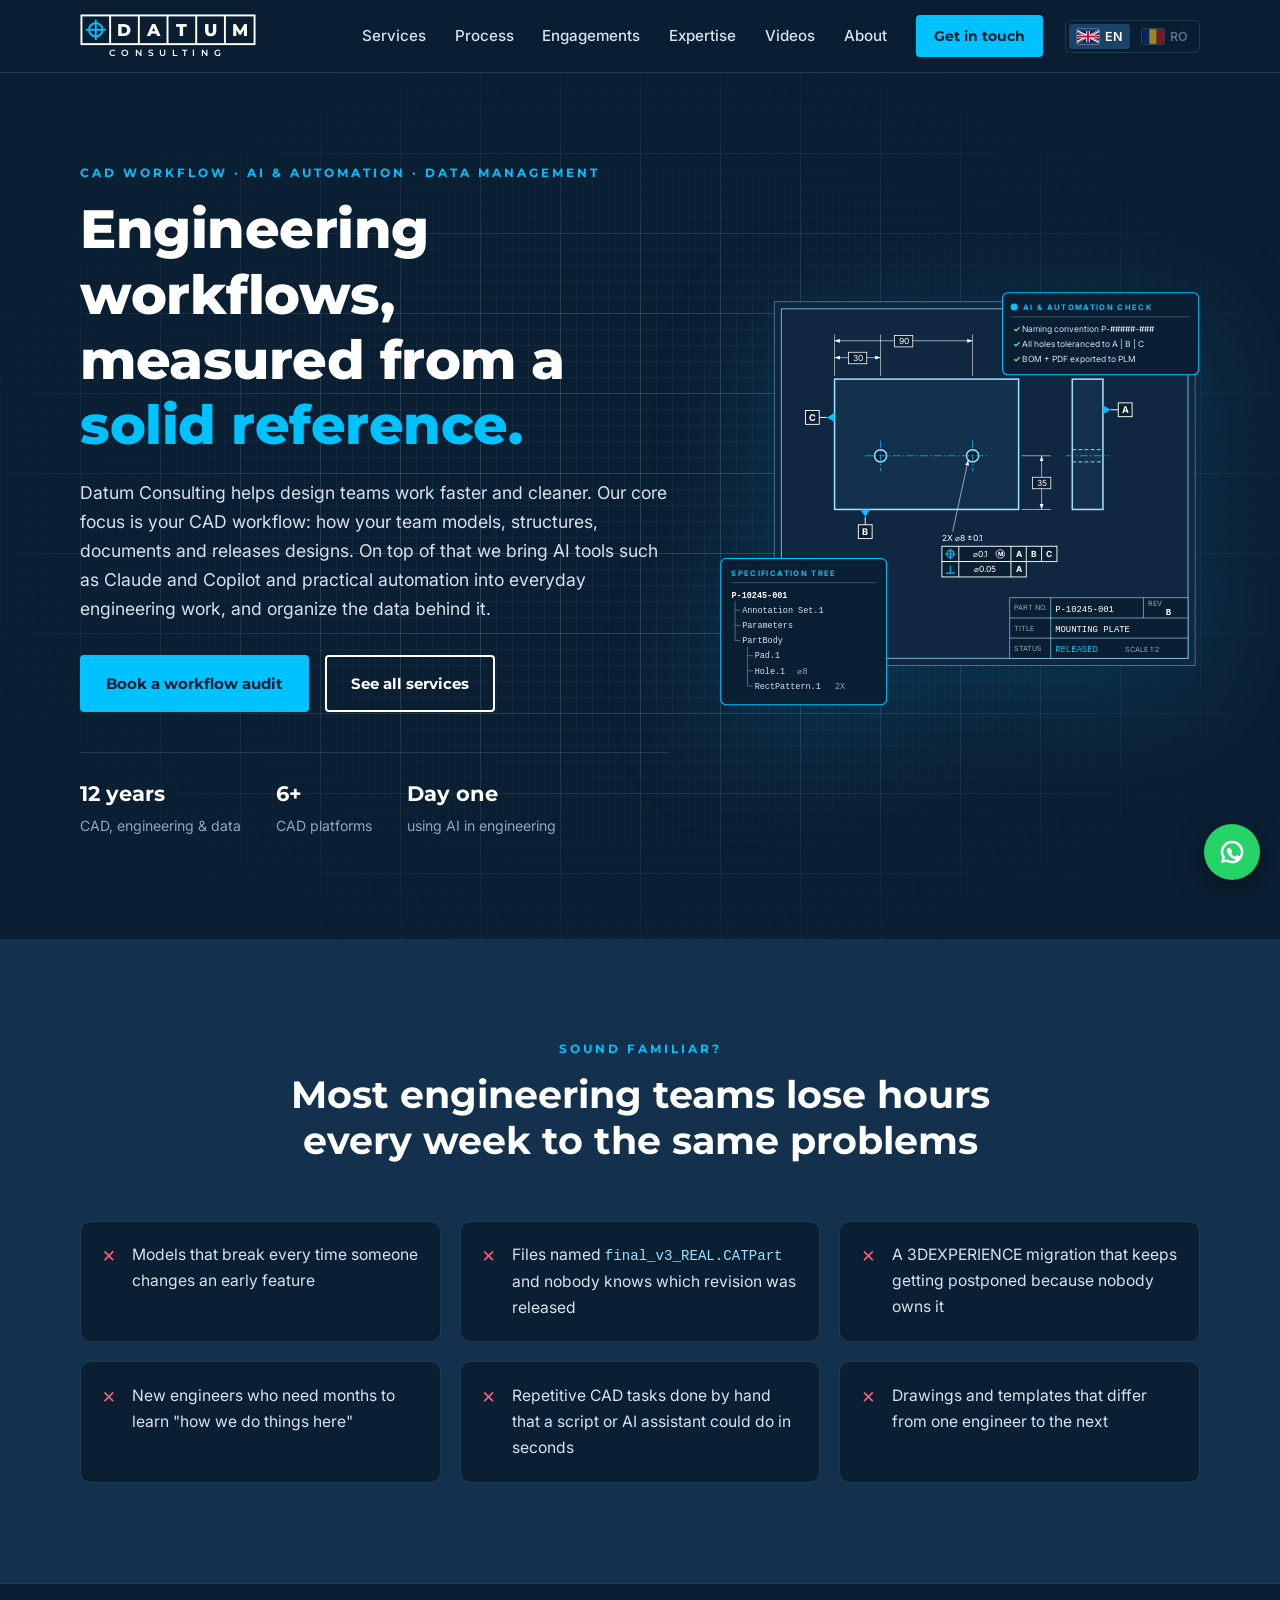
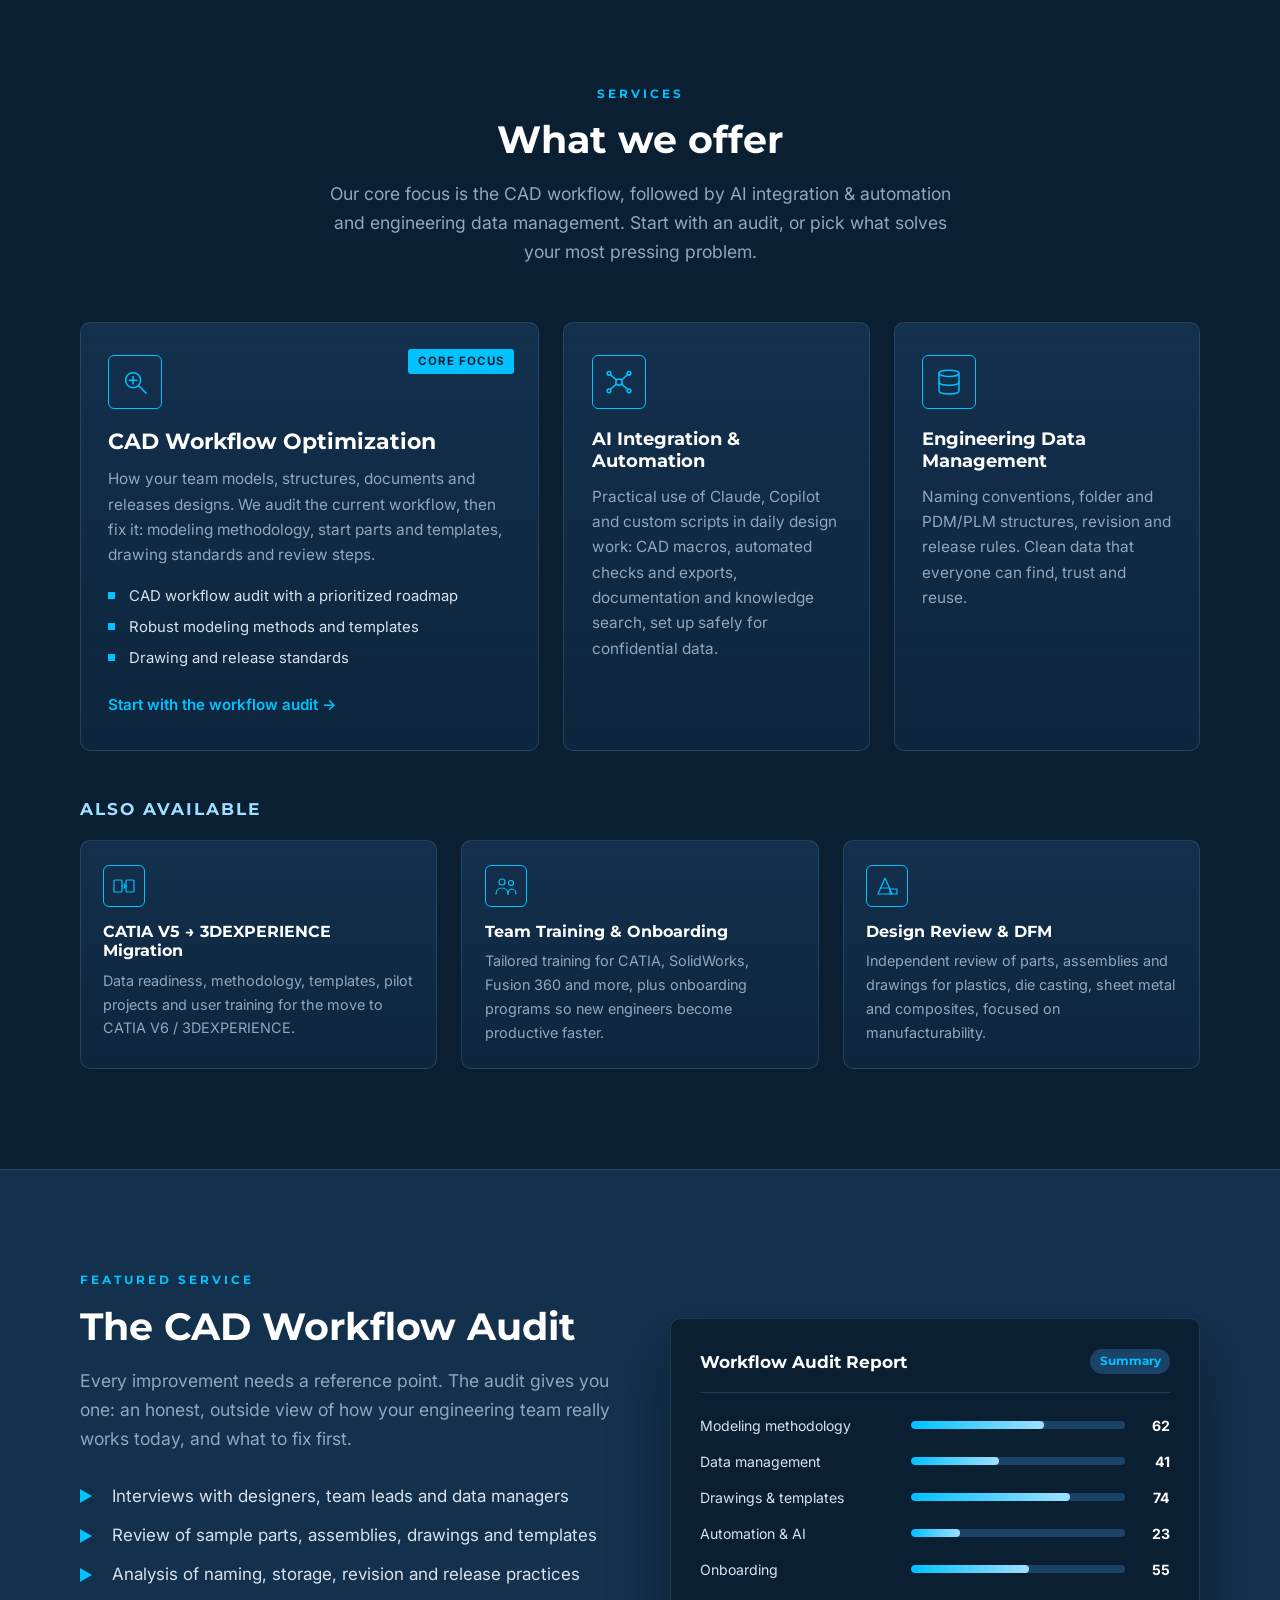
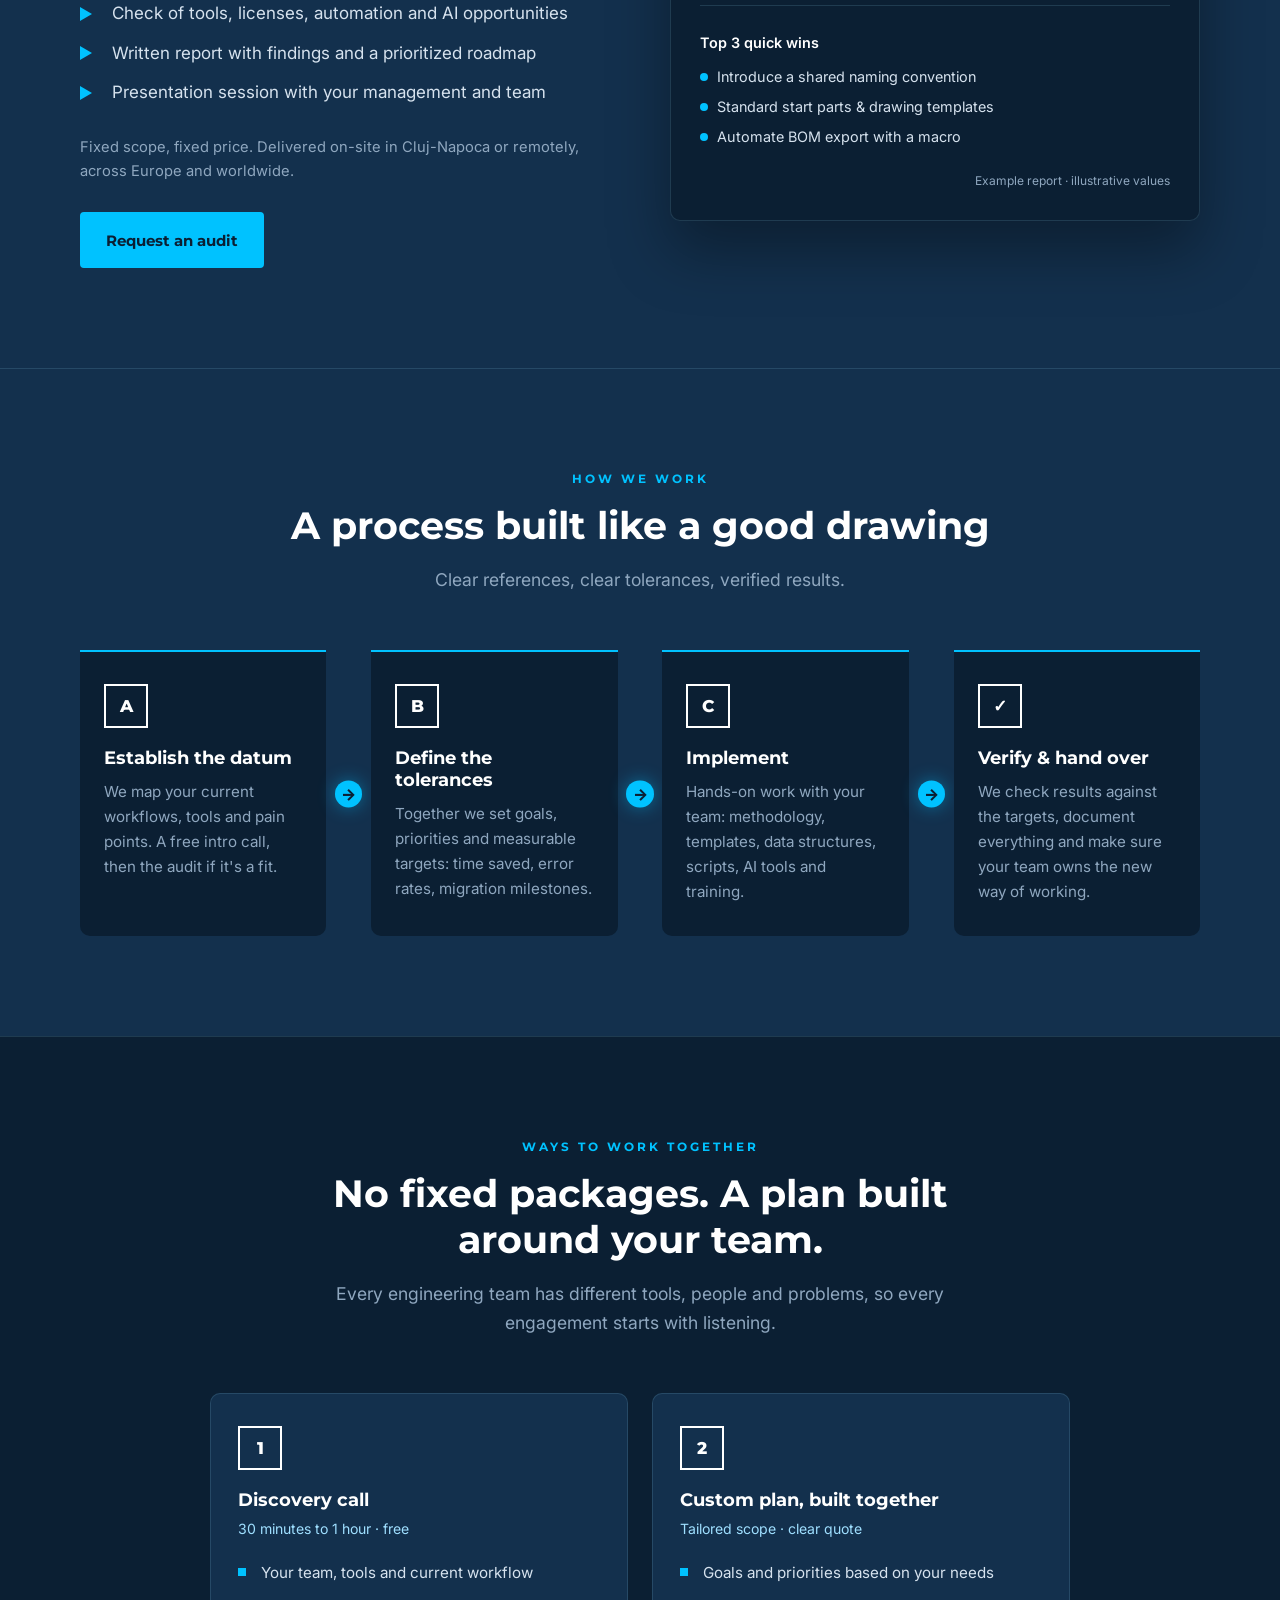
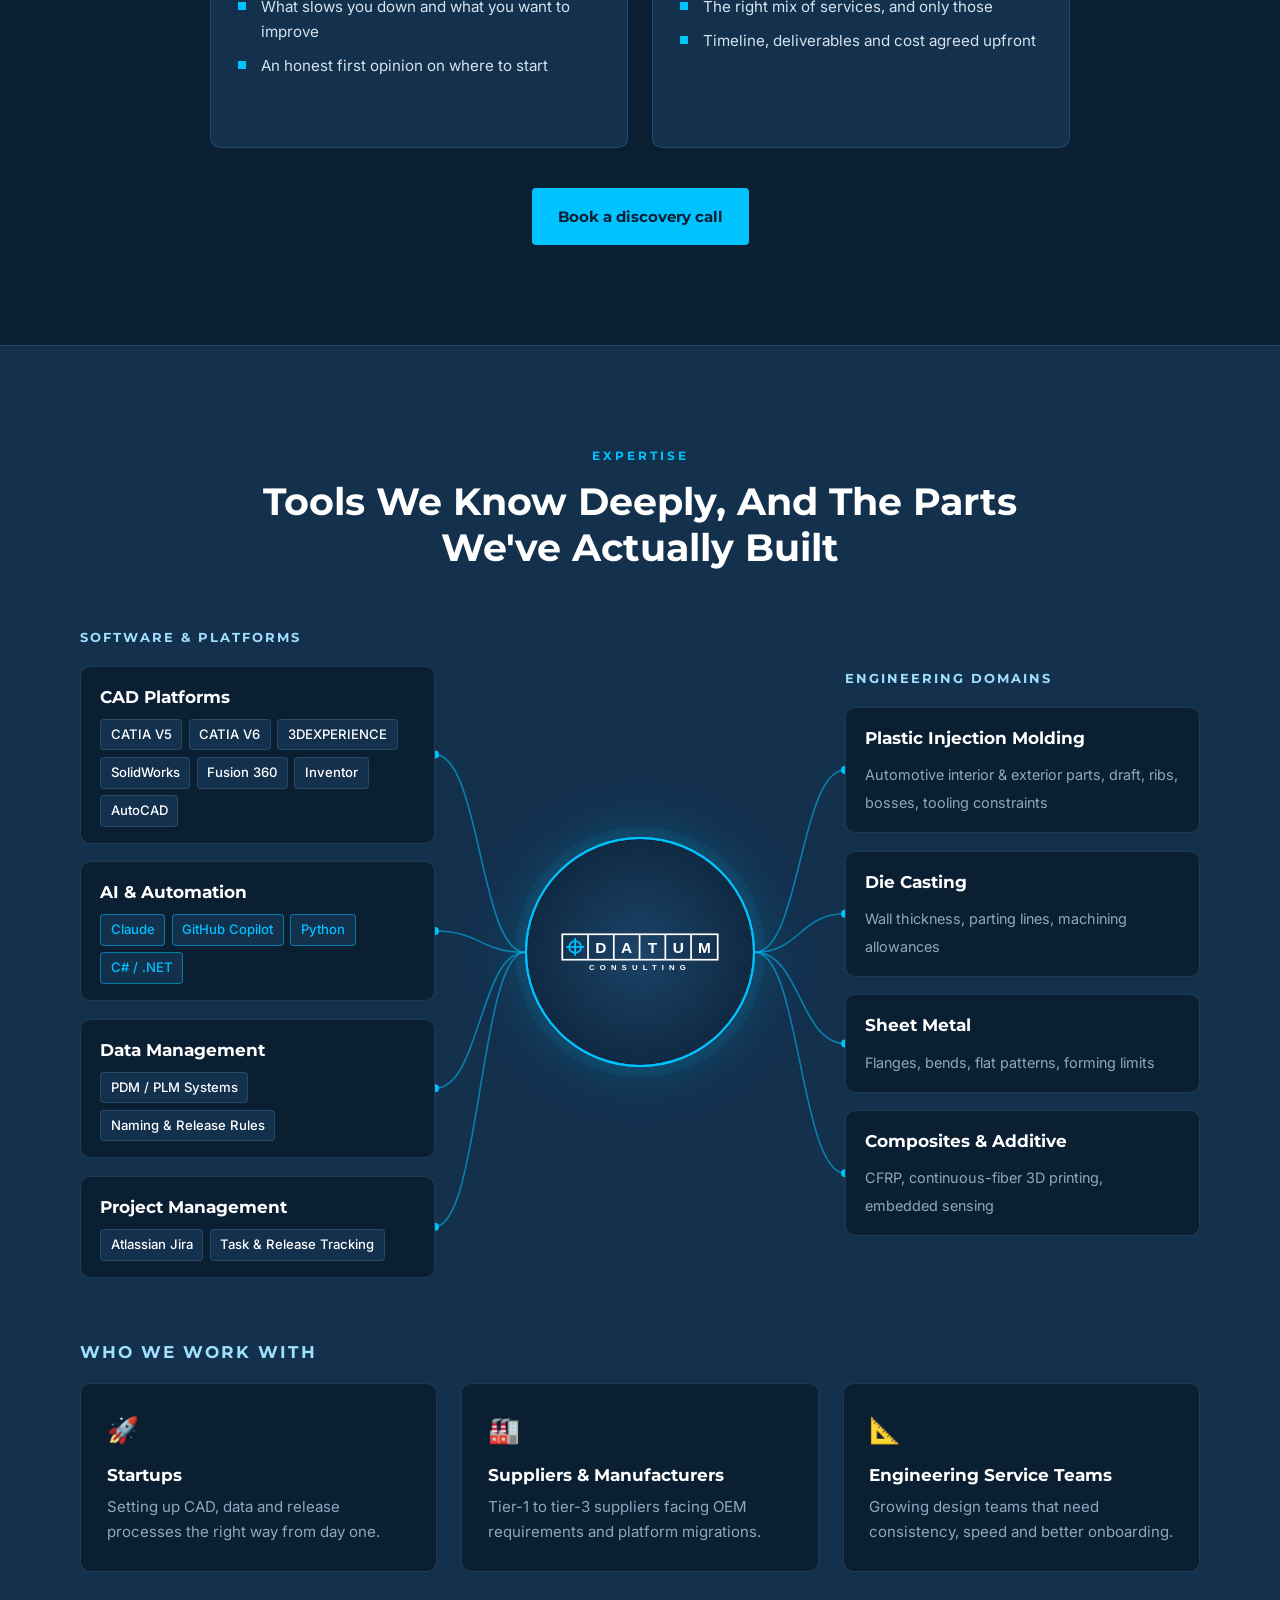
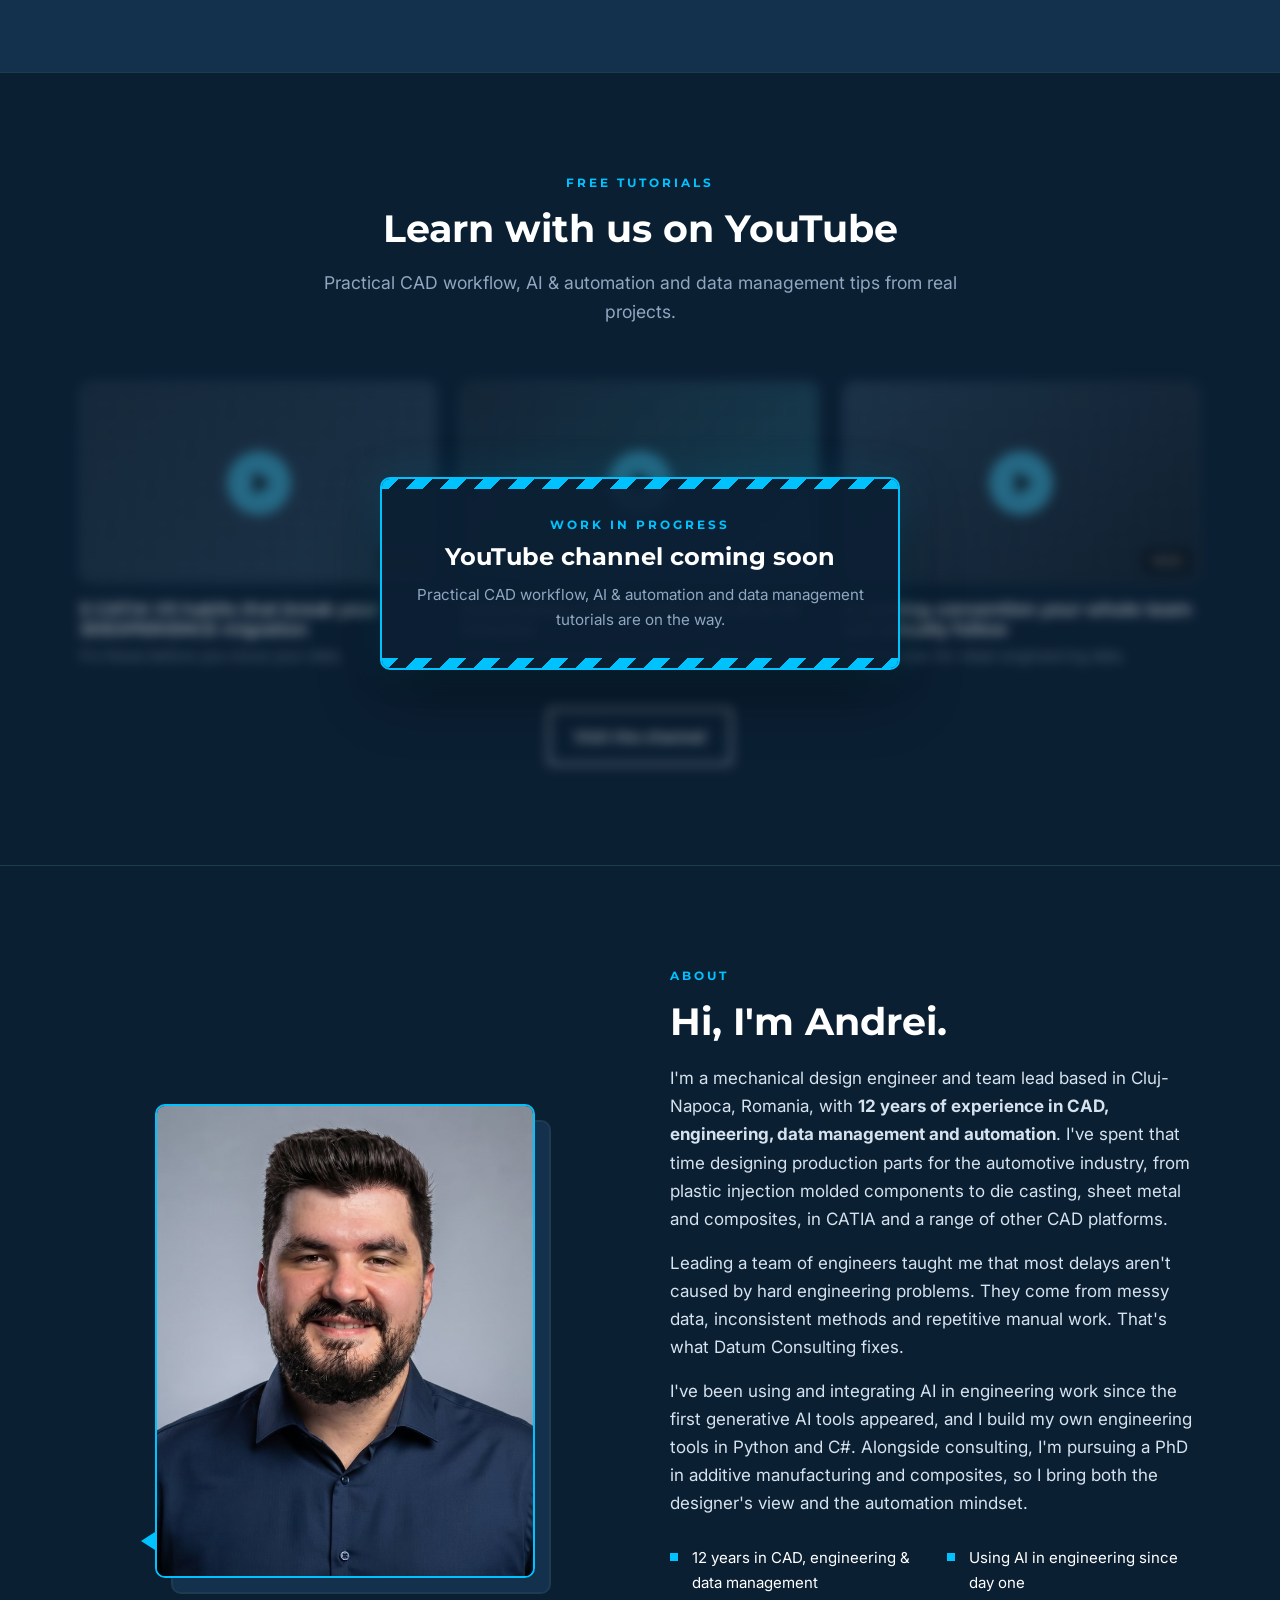
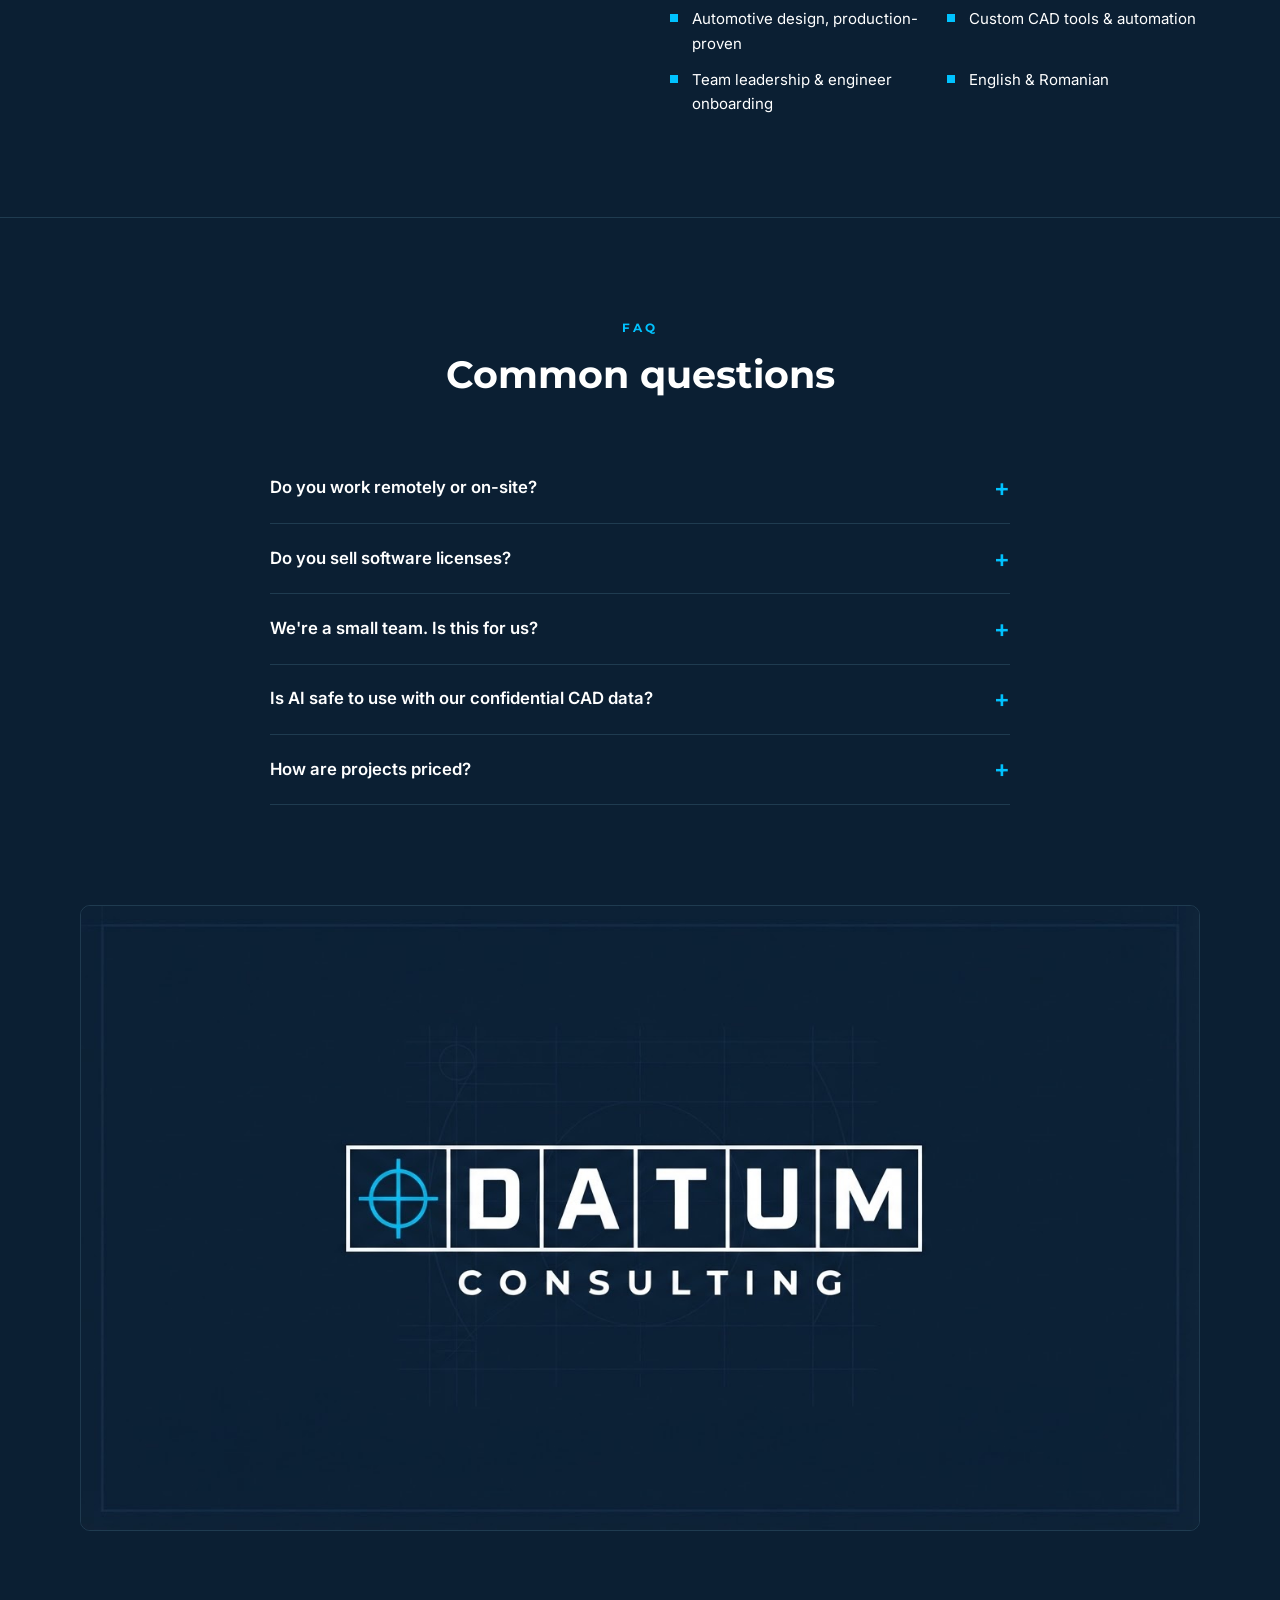
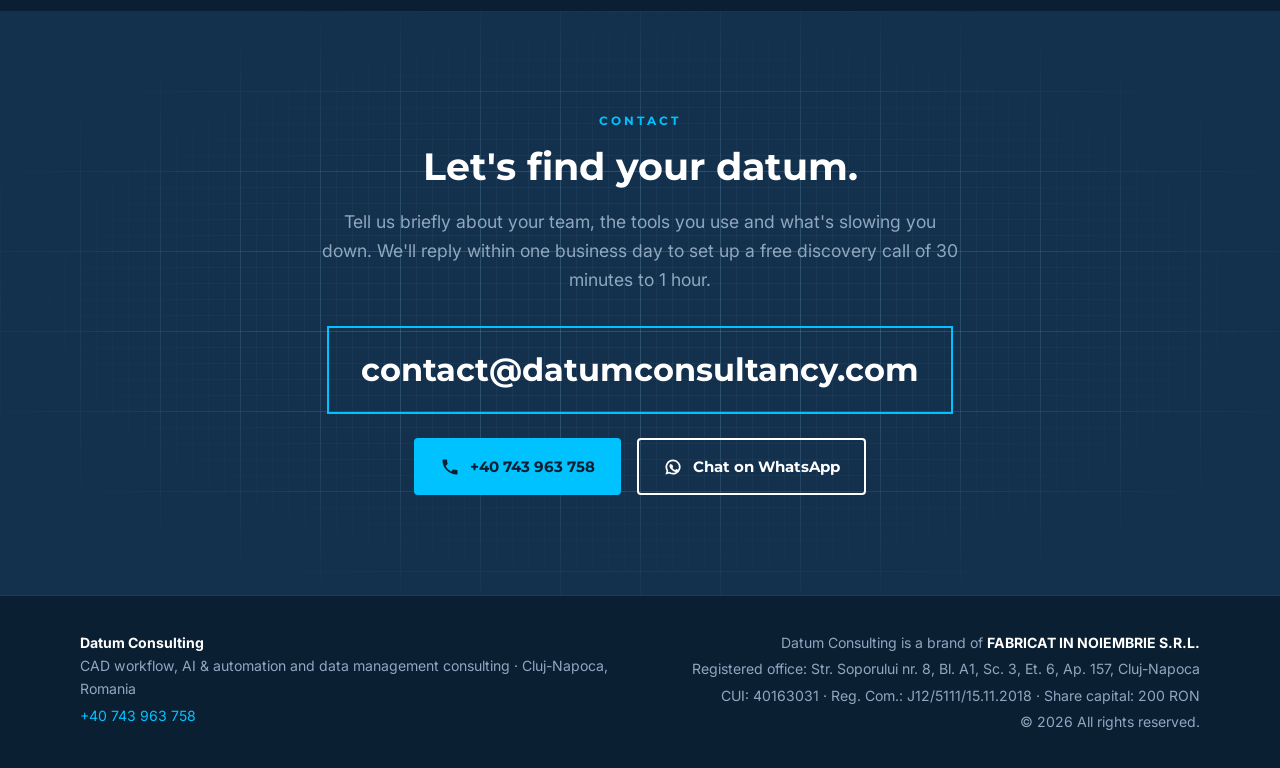
<file: index.html>
<!DOCTYPE html>
<html lang="en">
<head>
  <meta charset="UTF-8">
  <meta name="viewport" content="width=device-width, initial-scale=1.0">
  <title>CAD Workflow Consulting, CATIA &amp; 3DEXPERIENCE, AI Automation | Datum Consulting</title>
  <meta name="description" content="CAD workflow consulting for engineering teams: CATIA V5, 3DEXPERIENCE and SolidWorks methodology, AI integration &amp; automation, and engineering data management. 12 years of experience. Cluj-Napoca, Romania, working across Europe and worldwide.">
  <!-- SEO: one URL per language, Google picks the right one per searcher -->
  <link rel="canonical" href="https://datumconsultancy.com/">
  <link rel="alternate" hreflang="en" href="https://datumconsultancy.com/">
  <link rel="alternate" hreflang="ro" href="https://datumconsultancy.com/ro/">
  <link rel="alternate" hreflang="x-default" href="https://datumconsultancy.com/">
  <!-- social link previews (LinkedIn, WhatsApp, Facebook, X) -->
  <meta property="og:type" content="website">
  <meta property="og:site_name" content="Datum Consulting">
  <meta property="og:url" content="https://datumconsultancy.com/">
  <meta property="og:locale" content="en_US">
  <meta property="og:locale:alternate" content="ro_RO">
  <meta property="og:title" content="Datum Consulting — Engineering workflows, measured from a solid reference">
  <meta property="og:description" content="CAD workflow optimization first, then AI integration &amp; automation and engineering data management for design teams.">
  <meta property="og:image" content="https://datumconsultancy.com/assets/brand-wallpaper.jpg">
  <meta property="og:image:width" content="1376">
  <meta property="og:image:height" content="768">
  <meta name="twitter:card" content="summary_large_image">
  <!-- structured data: tells search engines what the business is, where, and what it offers -->
  <script type="application/ld+json">
  {
    "@context": "https://schema.org",
    "@type": "ProfessionalService",
    "@id": "https://datumconsultancy.com/#business",
    "name": "Datum Consulting",
    "legalName": "FABRICAT IN NOIEMBRIE S.R.L.",
    "url": "https://datumconsultancy.com/",
    "logo": "https://datumconsultancy.com/assets/email-logo.png",
    "image": "https://datumconsultancy.com/assets/brand-wallpaper.jpg",
    "description": "CAD workflow consulting, AI integration and automation, and engineering data management for design teams.",
    "email": "contact@datumconsultancy.com",
    "telephone": "+40743963758",
    "taxID": "40163031",
    "address": { "@type": "PostalAddress", "addressLocality": "Cluj-Napoca", "addressRegion": "Cluj", "addressCountry": "RO" },
    "areaServed": [ { "@type": "Country", "name": "Romania" }, { "@type": "Place", "name": "Europe" }, { "@type": "Place", "name": "Worldwide" } ],
    "availableLanguage": ["English", "Romanian"],
    "founder": { "@type": "Person", "name": "Andrei", "jobTitle": "CAD Workflow, AI & Automation Consultant" },
    "knowsAbout": ["CAD workflow optimization", "CATIA V5", "CATIA V6", "3DEXPERIENCE", "SolidWorks", "Fusion 360", "Autodesk Inventor", "AutoCAD", "PDM / PLM", "Engineering data management", "AI integration in engineering", "CAD automation", "Atlassian Jira", "Plastic injection molding design", "Die casting design", "Sheet metal design", "Composites"],
    "hasOfferCatalog": {
      "@type": "OfferCatalog",
      "name": "Engineering consulting services",
      "itemListElement": [
        { "@type": "Offer", "itemOffered": { "@type": "Service", "name": "CAD Workflow Optimization" } },
        { "@type": "Offer", "itemOffered": { "@type": "Service", "name": "AI Integration & Automation" } },
        { "@type": "Offer", "itemOffered": { "@type": "Service", "name": "Engineering Data Management" } },
        { "@type": "Offer", "itemOffered": { "@type": "Service", "name": "CATIA V5 to 3DEXPERIENCE Migration" } },
        { "@type": "Offer", "itemOffered": { "@type": "Service", "name": "Team Training & Onboarding" } },
        { "@type": "Offer", "itemOffered": { "@type": "Service", "name": "Design Review & DFM" } }
      ]
    }
  }
  </script>
  <meta name="theme-color" content="#0B1F33">
  <link rel="icon" href="assets/favicon.svg" type="image/svg+xml">
  <link rel="preconnect" href="https://fonts.googleapis.com">
  <link rel="preconnect" href="https://fonts.gstatic.com" crossorigin>
  <link href="https://fonts.googleapis.com/css2?family=Inter:wght@400;500;600&family=Montserrat:wght@600;700;800&display=swap" rel="stylesheet">
  <link rel="stylesheet" href="styles.css?v=11">
  <script src="lang.js?v=1"></script>
</head>
<body>

  <!-- ============ HEADER ============ -->
  <header class="site-header" id="top">
    <div class="container nav">
      <a href="#top" class="brand" aria-label="Datum Consulting home">
        <svg class="brand-logo" viewBox="0 0 184 46" aria-hidden="true">
          <rect x="1.5" y="1.5" width="181" height="30" fill="none" stroke="currentColor" stroke-width="2"/>
          <g stroke="currentColor" stroke-width="2">
            <line x1="31.5" y1="1.5" x2="31.5" y2="31.5"/><line x1="61.5" y1="1.5" x2="61.5" y2="31.5"/>
            <line x1="91.5" y1="1.5" x2="91.5" y2="31.5"/><line x1="121.5" y1="1.5" x2="121.5" y2="31.5"/>
            <line x1="151.5" y1="1.5" x2="151.5" y2="31.5"/>
          </g>
          <g stroke="#00C2FF" stroke-width="2" fill="none">
            <circle cx="16.5" cy="16.5" r="7"/><line x1="6" y1="16.5" x2="27" y2="16.5"/><line x1="16.5" y1="6" x2="16.5" y2="27"/>
          </g>
          <g font-family="Montserrat, sans-serif" font-weight="800" font-size="18" fill="currentColor" text-anchor="middle">
            <text x="46.5" y="23">D</text><text x="76.5" y="23">A</text><text x="106.5" y="23">T</text><text x="136.5" y="23">U</text><text x="167" y="23">M</text>
          </g>
          <text x="92" y="44" font-family="Montserrat, sans-serif" font-weight="600" font-size="9" fill="currentColor" text-anchor="middle" letter-spacing="6">CONSULTING</text>
        </svg>
      </a>
      <button class="nav-toggle" aria-label="Open menu" aria-expanded="false">
        <span></span><span></span><span></span>
      </button>
      <nav class="nav-links" aria-label="Main">
        <a data-i18n="k0" href="#services">Services</a>
        <a data-i18n="k1" href="#process">Process</a>
        <a data-i18n="k2" href="#engage">Engagements</a>
        <a data-i18n="k3" href="#expertise">Expertise</a>
        <a data-i18n="k4" href="#videos">Videos</a>
        <a data-i18n="k5" href="#about">About</a>
        <a data-i18n="k6" href="#contact" class="btn btn-small">Get in touch</a>
      </nav>
      <!-- language switch (logic in i18n.js) -->
      <div class="lang-switch" role="group" aria-label="Language / Limba">
        <a href="./" hreflang="en" lang="en" data-lang="en" aria-current="true" title="English"><svg viewBox="0 0 60 30" aria-hidden="true"><clipPath id="uk-t"><path d="M30,15h30v15zv15h-30zh-30v-15zv-15h30z"/></clipPath><path d="M0,0v30h60v-30z" fill="#012169"/><path d="M0,0L60,30M60,0L0,30" stroke="#fff" stroke-width="6"/><path d="M0,0L60,30M60,0L0,30" clip-path="url(#uk-t)" stroke="#C8102E" stroke-width="4"/><path d="M30,0v30M0,15h60" stroke="#fff" stroke-width="10"/><path d="M30,0v30M0,15h60" stroke="#C8102E" stroke-width="6"/></svg><span>EN</span></a>
        <a href="ro/" hreflang="ro" lang="ro" data-lang="ro" title="Română"><svg viewBox="0 0 3 2" aria-hidden="true"><rect width="1" height="2" fill="#002B7F"/><rect x="1" width="1" height="2" fill="#FCD116"/><rect x="2" width="1" height="2" fill="#CE1126"/></svg><span>RO</span></a>
      </div>
    </div>
  </header>

  <main>
    <!-- ============ HERO ============ -->
    <section class="hero">
      <div class="grid-bg" aria-hidden="true"></div>
      <div class="container hero-inner">
        <div class="hero-text reveal">
          <p data-i18n="k7" class="eyebrow">CAD workflow · AI &amp; automation · Data management</p>
          <h1 data-i18n="k8">Engineering workflows, measured from a <span class="accent">solid reference.</span></h1>
          <p data-i18n="k9" class="lead">
            Datum Consulting helps design teams work faster and cleaner. Our core focus is your CAD
            workflow: how your team models, structures, documents and releases designs. On top of that we
            bring AI tools such as Claude and Copilot and practical automation into everyday engineering
            work, and organize the data behind it.
          </p>
          <div class="hero-cta">
            <a data-i18n="k10" href="#audit" class="btn">Book a workflow audit</a>
            <a data-i18n="k11" href="#services" class="btn btn-ghost">See all services</a>
          </div>
          <ul class="hero-facts">
            <li><strong data-i18n="k12">12 years</strong><span data-i18n="k13">CAD, engineering &amp; data</span></li>
            <li><strong>6+</strong><span data-i18n="k14">CAD platforms</span></li>
            <li><strong data-i18n="k15">Day one</strong><span data-i18n="k16">using AI in engineering</span></li>
          </ul>
        </div>

        <!-- Hero illustration: 2-view GD&T drawing of a plate with 2 holes.
             Datum A = back face (side view), B = bottom edge, C = left edge (front view).
             Hole positions use basic dimensions from B and C; FCFs attached to the 2X hole size callout. -->
        <div class="hero-art reveal" aria-hidden="true">
          <svg viewBox="0 0 540 470" font-family="Inter, Arial, sans-serif">
            <!-- DRAWING SHEET with border and title block (data management: part number, revision, release status) -->
            <rect x="62" y="12" width="472" height="408" fill="#0F2740" stroke="#9FDFFF" stroke-opacity=".45"/>
            <rect x="70" y="20" width="456" height="392" fill="none" stroke="#9FDFFF" stroke-opacity=".7" stroke-width="1.2"/>
            <g transform="translate(78,30) scale(0.86)">
            <defs>
              <marker id="ah" viewBox="0 0 10 10" refX="10" refY="5" markerWidth="7" markerHeight="7" orient="auto-start-reverse"><path d="M0,1.5 L10,5 L0,8.5z" fill="#FFFFFF"/></marker>
            </defs>
            <!-- FRONT VIEW -->
            <rect x="60" y="80" width="240" height="170" fill="#13304D" stroke="#9FDFFF" stroke-width="2"/>
            <circle cx="120" cy="180" r="8" fill="#0B1F33" stroke="#9FDFFF" stroke-width="2"/>
            <circle cx="240" cy="180" r="8" fill="#0B1F33" stroke="#9FDFFF" stroke-width="2"/>
            <g stroke="#00C2FF" stroke-width="1" stroke-dasharray="10 3 2 3" fill="none">
              <path d="M100,180 H260 M120,160 V200 M240,160 V200"/>
            </g>

            <!-- SIDE VIEW (projected), hidden lines for the through holes -->
            <rect x="370" y="80" width="40" height="170" fill="#13304D" stroke="#9FDFFF" stroke-width="2"/>
            <path d="M370,172 H410 M370,188 H410" stroke="#9FDFFF" stroke-width="1.2" stroke-dasharray="5 3"/>
            <path d="M362,180 H418" stroke="#00C2FF" stroke-width="1" stroke-dasharray="10 3 2 3"/>

            <g class="dw-thin" stroke="#FFFFFF" stroke-opacity=".75" stroke-width="1" fill="none">
              <!-- extension lines (with small gap from the part) -->
              <path d="M60,76 V22 M120,76 V22 M240,76 V22 M304,250 H342 M304,180 H342"/>
              <!-- basic dimension lines -->
              <path d="M60,52 H120" marker-start="url(#ah)" marker-end="url(#ah)"/>
              <path d="M60,30 H240" marker-start="url(#ah)" marker-end="url(#ah)"/>
              <path d="M330,180 V250" marker-start="url(#ah)" marker-end="url(#ah)"/>
              <!-- leader from hole to size callout -->
              <path d="M214,279 L234.3,185.7" marker-end="url(#ah)"/>
            </g>
            <!-- basic dimensions (boxed) -->
            <g font-size="11" text-anchor="middle" fill="#FFFFFF">
              <rect x="78" y="45" width="24" height="15" fill="#0B1F33" stroke="#FFFFFF"/><text x="90" y="56.5">30</text>
              <rect x="138" y="23" width="24" height="15" fill="#0B1F33" stroke="#FFFFFF"/><text x="150" y="34.5">90</text>
              <rect x="318" y="208" width="24" height="15" fill="#0B1F33" stroke="#FFFFFF"/><text x="330" y="219.5">35</text>
            </g>

            <!-- DATUM FEATURE SYMBOLS: box + leader + filled triangle on the surface -->
            <g stroke="#FFFFFF" stroke-width="1.2" font-size="12" font-weight="700" text-anchor="middle">
              <!-- A on back face of side view -->
              <path d="M410,114 L420,120 L410,126 Z" fill="#00C2FF" stroke="none"/>
              <path d="M420,120 H430" fill="none"/>
              <rect x="430" y="111" width="18" height="18" fill="#0B1F33"/><text x="439" y="124.5" fill="#FFFFFF" stroke="none">A</text>
              <!-- B on bottom edge -->
              <path d="M94,250 L100,260 L106,250 Z" fill="#00C2FF" stroke="none"/>
              <path d="M100,260 V270" fill="none"/>
              <rect x="91" y="270" width="18" height="18" fill="#0B1F33"/><text x="100" y="283.5" fill="#FFFFFF" stroke="none">B</text>
              <!-- C on left edge -->
              <path d="M60,124 L50,130 L60,136 Z" fill="#00C2FF" stroke="none"/>
              <path d="M50,130 H40" fill="none"/>
              <rect x="22" y="121" width="18" height="18" fill="#0B1F33"/><text x="31" y="134.5" fill="#FFFFFF" stroke="none">C</text>
            </g>

            <!-- HOLE CALLOUT + FEATURE CONTROL FRAMES -->
            <text x="200" y="291" font-size="11" fill="#FFFFFF">2X &#8960;8 &#177;0.1</text>
            <g transform="translate(200,298)" font-size="11" fill="#FFFFFF" text-anchor="middle">
              <!-- row 1: position  | dia 0.1 (M) | A | B | C -->
              <g fill="none" stroke="#FFFFFF" stroke-width="1.2">
                <rect x="0" y="0" width="150" height="20" fill="#0B1F33"/>
                <path d="M22,0 V20 M90,0 V20 M110,0 V20 M130,0 V20"/>
                <!-- row 2: perpendicularity | dia 0.05 | A -->
                <rect x="0" y="20" width="110" height="20" fill="#0B1F33"/>
                <path d="M22,20 V40 M90,20 V40"/>
              </g>
              <g stroke="#00C2FF" stroke-width="1.4" fill="none">
                <circle cx="11" cy="10" r="4.5"/><path d="M4,10 H18 M11,3 V17"/>
                <path d="M5,35 H17 M11,35 V25"/>
              </g>
              <text x="50" y="14">&#8960;0.1</text>
              <circle cx="76" cy="10" r="5.5" fill="none" stroke="#FFFFFF" stroke-width="1"/><text x="76" y="13" font-size="7.5" font-weight="700">M</text>
              <text x="100" y="14" font-weight="700">A</text><text x="120" y="14" font-weight="700">B</text><text x="140" y="14" font-weight="700">C</text>
              <text x="56" y="34">&#8960;0.05</text>
              <text x="100" y="34" font-weight="700">A</text>
            </g>
          </g>
            <g font-size="8" fill="#8FA7BF">
              <rect x="326" y="344" width="200" height="68" fill="#0B1F33" stroke="#9FDFFF" stroke-opacity=".7"/>
              <path d="M326,366.7 H526 M326,389.3 H526 M372,344 V412 M476,344 V366.7" stroke="#9FDFFF" stroke-opacity=".7"/>
              <text x="331" y="358">PART NO.</text><text x="331" y="381">TITLE</text><text x="331" y="404">STATUS</text><text x="481" y="353">REV</text>
              <g fill="#FFFFFF" font-size="10" font-family="Consolas, Menlo, monospace">
                <text x="377" y="359.5">P-10245-001</text><text x="377" y="382">MOUNTING PLATE</text>
                <text x="377" y="405" fill="#00C2FF">RELEASED</text><text x="501" y="363" font-weight="700">B</text>
              </g>
              <text x="455" y="405">SCALE 1:2</text>
            </g>

            <!-- SPEC TREE panel (CAD workflow: clean, named feature tree) -->
            <g font-family="Consolas, Menlo, monospace" font-size="9.5">
              <rect x="2" y="300" width="186" height="164" rx="6" fill="#0B1F33" stroke="#00C2FF" stroke-width="1.2"/>
              <text x="14" y="320" font-family="Inter, Arial, sans-serif" font-size="8.5" font-weight="700" letter-spacing="1.5" fill="#00C2FF">SPECIFICATION TREE</text>
              <path d="M14,327 H176" stroke="#9FDFFF" stroke-opacity=".3"/>
              <g fill="#D6E2EE">
                <text x="14" y="344" fill="#FFFFFF" font-weight="700">P-10245-001</text>
                <text x="26" y="361">Annotation Set.1</text>
                <text x="26" y="378">Parameters</text>
                <text x="26" y="395">PartBody</text>
                <text x="40" y="412">Pad.1</text>
                <text x="40" y="429">Hole.1</text><text x="88" y="429" fill="#8FA7BF">&#8960;8</text>
                <text x="40" y="446">RectPattern.1</text><text x="130" y="446" fill="#8FA7BF">2X</text>
              </g>
              <g stroke="#9FDFFF" stroke-opacity=".45" fill="none">
                <path d="M18,348 V392 M18,358 H24 M18,375 H24 M18,392 H24 M32,399 V443 M32,409 H38 M32,426 H38 M32,443 H38"/>
              </g>
            </g>

            <!-- AI / AUTOMATION panel (scripted checks + export) -->
            <g font-size="9.5">
              <rect x="318" y="2" width="220" height="92" rx="6" fill="#0B1F33" stroke="#00C2FF" stroke-width="1.2"/>
              <circle cx="331" cy="18" r="4" fill="#00C2FF"/>
              <text x="341" y="21.5" font-size="8.5" font-weight="700" letter-spacing="1.5" fill="#00C2FF">AI &amp; AUTOMATION CHECK</text>
              <path d="M328,29 H528" stroke="#9FDFFF" stroke-opacity=".3"/>
              <g fill="#D6E2EE">
                <text x="330" y="46"><tspan fill="#5CFF9D" font-weight="700">&#10003;</tspan>  Naming convention P-#####-###</text>
                <text x="330" y="63"><tspan fill="#5CFF9D" font-weight="700">&#10003;</tspan>  All holes toleranced to A | B | C</text>
                <text x="330" y="80"><tspan fill="#5CFF9D" font-weight="700">&#10003;</tspan>  BOM + PDF exported to PLM</text>
              </g>
            </g>
          </svg>
        </div>
      </div>
    </section>

    <!-- ============ PROBLEMS ============ -->
    <section class="section problems">
      <div class="container">
        <div class="section-head reveal">
          <p data-i18n="k17" class="eyebrow">Sound familiar?</p>
          <h2 data-i18n="k18">Most engineering teams lose hours every week to the same problems</h2>
        </div>
        <div class="problem-grid">
          <div class="problem reveal"><span class="x">✕</span><p data-i18n="k19">Models that break every time someone changes an early feature</p></div>
          <div class="problem reveal"><span class="x">✕</span><p data-i18n="k20">Files named <em>final_v3_REAL.CATPart</em> and nobody knows which revision was released</p></div>
          <div class="problem reveal"><span class="x">✕</span><p data-i18n="k21">A 3DEXPERIENCE migration that keeps getting postponed because nobody owns it</p></div>
          <div class="problem reveal"><span class="x">✕</span><p data-i18n="k22">New engineers who need months to learn "how we do things here"</p></div>
          <div class="problem reveal"><span class="x">✕</span><p data-i18n="k23">Repetitive CAD tasks done by hand that a script or AI assistant could do in seconds</p></div>
          <div class="problem reveal"><span class="x">✕</span><p data-i18n="k24">Drawings and templates that differ from one engineer to the next</p></div>
        </div>
      </div>
    </section>

    <!-- ============ SERVICES ============ -->
    <section class="section" id="services">
      <div class="container">
        <div class="section-head reveal">
          <p data-i18n="k25" class="eyebrow">Services</p>
          <h2 data-i18n="k26">What we offer</h2>
          <p data-i18n="k27" class="section-lead">Our core focus is the CAD workflow, followed by AI integration &amp; automation and engineering data management. Start with an audit, or pick what solves your most pressing problem.</p>
        </div>
        <!-- core services, in priority order: 1 CAD workflow, 2 AI & automation, 3 data management -->
        <div class="card-grid core-grid">
          <article class="card card-main reveal">
            <div class="card-icon"><svg viewBox="0 0 48 48"><circle cx="21" cy="21" r="12"/><line x1="30" y1="30" x2="42" y2="42"/><line x1="15" y1="21" x2="27" y2="21"/><line x1="21" y1="15" x2="21" y2="27"/></svg></div>
            <span data-i18n="k28" class="tag">Core focus</span>
            <h3 data-i18n="k29">CAD Workflow Optimization</h3>
            <p data-i18n="k30">How your team models, structures, documents and releases designs. We audit the current workflow, then fix it: modeling methodology, start parts and templates, drawing standards and review steps.</p>
            <ul class="card-points">
              <li data-i18n="k31">CAD workflow audit with a prioritized roadmap</li>
              <li data-i18n="k32">Robust modeling methods and templates</li>
              <li data-i18n="k33">Drawing and release standards</li>
            </ul>
            <a data-i18n="k34" href="#audit" class="card-link">Start with the workflow audit →</a>
          </article>
          <article class="card reveal">
            <div class="card-icon"><svg viewBox="0 0 48 48"><circle cx="24" cy="24" r="5"/><circle cx="8" cy="10" r="3"/><circle cx="40" cy="10" r="3"/><circle cx="8" cy="38" r="3"/><circle cx="40" cy="38" r="3"/><line x1="10" y1="12" x2="20" y2="21"/><line x1="38" y1="12" x2="28" y2="21"/><line x1="10" y1="36" x2="20" y2="27"/><line x1="38" y1="36" x2="28" y2="27"/></svg></div>
            <h3 data-i18n="k35">AI Integration &amp; Automation</h3>
            <p data-i18n="k36">Practical use of Claude, Copilot and custom scripts in daily design work: CAD macros, automated checks and exports, documentation and knowledge search, set up safely for confidential data.</p>
          </article>
          <article class="card reveal">
            <div class="card-icon"><svg viewBox="0 0 48 48"><ellipse cx="24" cy="10" rx="16" ry="5"/><path d="M8 10v28c0 3 7 5 16 5s16-2 16-5V10"/><path d="M8 24c0 3 7 5 16 5s16-2 16-5"/></svg></div>
            <h3 data-i18n="k37">Engineering Data Management</h3>
            <p data-i18n="k38">Naming conventions, folder and PDM/PLM structures, revision and release rules. Clean data that everyone can find, trust and reuse.</p>
          </article>
        </div>

        <h3 data-i18n="k39" class="sub also-head reveal">Also available</h3>
        <div class="card-grid also-grid">
          <article class="card card-small reveal">
            <div class="card-icon"><svg viewBox="0 0 48 48"><rect x="4" y="12" width="16" height="24" rx="2"/><rect x="28" y="12" width="16" height="24" rx="2"/><polyline points="20,24 28,24"/><polyline points="24,20 28,24 24,28"/></svg></div>
            <h3 data-i18n="k40">CATIA V5 → 3DEXPERIENCE Migration</h3>
            <p data-i18n="k41">Data readiness, methodology, templates, pilot projects and user training for the move to CATIA V6 / 3DEXPERIENCE.</p>
          </article>
          <article class="card card-small reveal">
            <div class="card-icon"><svg viewBox="0 0 48 48"><circle cx="16" cy="16" r="6"/><circle cx="34" cy="18" r="5"/><path d="M4 40c0-7 5-12 12-12s12 5 12 12"/><path d="M28 40c0-5 3-9 7-10 5 0 9 4 9 10"/></svg></div>
            <h3 data-i18n="k42">Team Training &amp; Onboarding</h3>
            <p data-i18n="k43">Tailored training for CATIA, SolidWorks, Fusion 360 and more, plus onboarding programs so new engineers become productive faster.</p>
          </article>
          <article class="card card-small reveal">
            <div class="card-icon"><svg viewBox="0 0 48 48"><polygon points="6,40 20,8 34,40"/><line x1="12" y1="28" x2="28" y2="28"/><rect x="30" y="30" width="14" height="10"/></svg></div>
            <h3 data-i18n="k44">Design Review &amp; DFM</h3>
            <p data-i18n="k45">Independent review of parts, assemblies and drawings for plastics, die casting, sheet metal and composites, focused on manufacturability.</p>
          </article>
        </div>
      </div>
    </section>

    <!-- ============ AUDIT FEATURE ============ -->
    <section class="section audit" id="audit">
      <div class="container split">
        <div class="reveal">
          <p data-i18n="k46" class="eyebrow">Featured service</p>
          <h2 data-i18n="k47">The CAD Workflow Audit</h2>
          <p data-i18n="k48" class="section-lead">
            Every improvement needs a reference point. The audit gives you one: an honest,
            outside view of how your engineering team really works today, and what to fix first.
          </p>
          <ul class="checklist">
            <li data-i18n="k49">Interviews with designers, team leads and data managers</li>
            <li data-i18n="k50">Review of sample parts, assemblies, drawings and templates</li>
            <li data-i18n="k51">Analysis of naming, storage, revision and release practices</li>
            <li data-i18n="k52">Check of tools, licenses, automation and AI opportunities</li>
            <li data-i18n="k53">Written report with findings and a prioritized roadmap</li>
            <li data-i18n="k54">Presentation session with your management and team</li>
          </ul>
          <p data-i18n="k55" class="note">Fixed scope, fixed price. Delivered on-site in Cluj-Napoca or remotely, across Europe and worldwide.</p>
          <a data-i18n="k56" href="#contact" class="btn">Request an audit</a>
        </div>
        <div class="report reveal" aria-hidden="true">
          <div class="report-head">
            <span data-i18n="k57">Workflow Audit Report</span><span data-i18n="k58" class="pill">Summary</span>
          </div>
          <div class="score">
            <div class="score-row"><span data-i18n="k59">Modeling methodology</span><div class="bar"><i style="width:62%"></i></div><b>62</b></div>
            <div class="score-row"><span data-i18n="k61">Data management</span><div class="bar"><i style="width:41%"></i></div><b>41</b></div>
            <div class="score-row"><span data-i18n="k63">Drawings &amp; templates</span><div class="bar"><i style="width:74%"></i></div><b>74</b></div>
            <div class="score-row"><span data-i18n="k65">Automation &amp; AI</span><div class="bar"><i style="width:23%"></i></div><b>23</b></div>
            <div class="score-row"><span data-i18n="k67">Onboarding</span><div class="bar"><i style="width:55%"></i></div><b>55</b></div>
          </div>
          <div class="report-list">
            <p data-i18n="k69" class="rl-title">Top 3 quick wins</p>
            <p data-i18n="k70"><span class="dot"></span>Introduce a shared naming convention</p>
            <p data-i18n="k71"><span class="dot"></span>Standard start parts &amp; drawing templates</p>
            <p data-i18n="k72"><span class="dot"></span>Automate BOM export with a macro</p>
          </div>
          <p data-i18n="k73" class="report-foot">Example report · illustrative values</p>
        </div>
      </div>
    </section>


    <!-- ============ PROCESS ============ -->
    <section class="section" id="process">
      <div class="container">
        <div class="section-head reveal">
          <p data-i18n="k74" class="eyebrow">How we work</p>
          <h2 data-i18n="k75">A process built like a good drawing</h2>
          <p data-i18n="k76" class="section-lead">Clear references, clear tolerances, verified results.</p>
        </div>
        <ol class="steps">
          <li class="step reveal">
            <span class="step-num">A</span>
            <h3 data-i18n="k77">Establish the datum</h3>
            <p data-i18n="k78">We map your current workflows, tools and pain points. A free intro call, then the audit if it's a fit.</p>
          </li>
          <li class="step reveal">
            <span class="step-num">B</span>
            <h3 data-i18n="k79">Define the tolerances</h3>
            <p data-i18n="k80">Together we set goals, priorities and measurable targets: time saved, error rates, migration milestones.</p>
          </li>
          <li class="step reveal">
            <span class="step-num">C</span>
            <h3 data-i18n="k81">Implement</h3>
            <p data-i18n="k82">Hands-on work with your team: methodology, templates, data structures, scripts, AI tools and training.</p>
          </li>
          <li class="step reveal">
            <span class="step-num">✓</span>
            <h3 data-i18n="k83">Verify &amp; hand over</h3>
            <p data-i18n="k84">We check results against the targets, document everything and make sure your team owns the new way of working.</p>
          </li>
        </ol>
      </div>
    </section>


    <!-- ============ ENGAGEMENTS ============ -->
    <section class="section engage" id="engage">
      <div class="container">
        <div class="section-head reveal">
          <p data-i18n="k85" class="eyebrow">Ways to work together</p>
          <h2 data-i18n="k86">No fixed packages. A plan built around your team.</h2>
          <p data-i18n="k87" class="section-lead">Every engineering team has different tools, people and problems, so every engagement starts with listening.</p>
        </div>
        <div class="plan-grid">
          <div class="plan reveal">
            <span class="step-num">1</span>
            <h3 data-i18n="k88">Discovery call</h3>
            <p data-i18n="k89" class="plan-sub">30 minutes to 1 hour · free</p>
            <ul>
              <li data-i18n="k90">Your team, tools and current workflow</li>
              <li data-i18n="k91">What slows you down and what you want to improve</li>
              <li data-i18n="k92">An honest first opinion on where to start</li>
            </ul>
          </div>
          <div class="plan reveal">
            <span class="step-num">2</span>
            <h3 data-i18n="k93">Custom plan, built together</h3>
            <p data-i18n="k94" class="plan-sub">Tailored scope · clear quote</p>
            <ul>
              <li data-i18n="k95">Goals and priorities based on your needs</li>
              <li data-i18n="k96">The right mix of services, and only those</li>
              <li data-i18n="k97">Timeline, deliverables and cost agreed upfront</li>
            </ul>
          </div>
        </div>
        <div class="center reveal">
          <a data-i18n="k98" href="#contact" class="btn">Book a discovery call</a>
        </div>
      </div>
    </section>

    <!-- ============ STACK / EXPERTISE ============ -->
    <section class="section expertise" id="expertise">
      <div class="container">
        <div class="section-head reveal">
          <p data-i18n="k99" class="eyebrow">Expertise</p>
          <h2 data-i18n="k100">Tools We Know Deeply, And The Parts We've Actually Built</h2>
        </div>
        <div class="mindmap reveal" id="mindmap">
          <svg class="mm-lines" aria-hidden="true"></svg>
          <div class="mm-col mm-left">
            <p data-i18n="k101" class="mm-label">Software &amp; Platforms</p>
            <div class="mm-node">
              <b data-i18n="k102">CAD Platforms</b>
              <ul class="chips"><li>CATIA V5</li><li>CATIA V6</li><li>3DEXPERIENCE</li><li>SolidWorks</li><li>Fusion 360</li><li>Inventor</li><li>AutoCAD</li></ul>
            </div>
            <div class="mm-node">
              <b data-i18n="k103">AI &amp; Automation</b>
              <ul class="chips"><li class="chip-ai">Claude</li><li class="chip-ai">GitHub Copilot</li><li class="chip-ai">Python</li><li class="chip-ai">C# / .NET</li></ul>
            </div>
            <div class="mm-node">
              <b data-i18n="k104">Data Management</b>
              <ul class="chips"><li data-i18n="k105">PDM / PLM Systems</li><li data-i18n="k106">Naming &amp; Release Rules</li></ul>
            </div>
            <div class="mm-node">
              <b data-i18n="k171">Project Management</b>
              <ul class="chips"><li>Atlassian Jira</li><li data-i18n="k172">Task &amp; Release Tracking</li></ul>
            </div>
          </div>
          <div class="mm-hub"><img src="assets/logo.svg" alt="Datum Consulting"></div>
          <div class="mm-col mm-right">
            <p data-i18n="k107" class="mm-label">Engineering Domains</p>
            <div class="mm-node"><b data-i18n="k108">Plastic Injection Molding</b><span data-i18n="k109">Automotive interior &amp; exterior parts, draft, ribs, bosses, tooling constraints</span></div>
            <div class="mm-node"><b data-i18n="k110">Die Casting</b><span data-i18n="k111">Wall thickness, parting lines, machining allowances</span></div>
            <div class="mm-node"><b data-i18n="k112">Sheet Metal</b><span data-i18n="k113">Flanges, bends, flat patterns, forming limits</span></div>
            <div class="mm-node"><b data-i18n="k114">Composites &amp; Additive</b><span data-i18n="k115">CFRP, continuous-fiber 3D printing, embedded sensing</span></div>
          </div>
        </div>

        <div class="audience reveal">
          <h3 data-i18n="k116" class="sub">Who We Work With</h3>
          <div class="audience-grid">
            <div><span class="aud-icon">🚀</span><b data-i18n="k118">Startups</b><p data-i18n="k119">Setting up CAD, data and release processes the right way from day one.</p></div>
            <div><span class="aud-icon">🏭</span><b data-i18n="k121">Suppliers &amp; Manufacturers</b><p data-i18n="k122">Tier-1 to tier-3 suppliers facing OEM requirements and platform migrations.</p></div>
            <div><span class="aud-icon">📐</span><b data-i18n="k124">Engineering Service Teams</b><p data-i18n="k125">Growing design teams that need consistency, speed and better onboarding.</p></div>
          </div>
        </div>
      </div>
    </section>

    <!-- ============ VIDEOS ============ -->
    <section class="section" id="videos">
      <div class="container">
        <div class="section-head reveal">
          <p data-i18n="k126" class="eyebrow">Free tutorials</p>
          <h2 data-i18n="k127">Learn with us on YouTube</h2>
          <p data-i18n="k128" class="section-lead">Practical CAD workflow, AI &amp; automation and data management tips from real projects.</p>
        </div>
        <!-- Work in progress: preview cards are blurred and not clickable until the channel launches.
             To launch: remove the "wip" wrapper, the overlay div and the aria-hidden/inert attributes. -->
        <div class="wip">
          <div class="wip-content" aria-hidden="true" inert>
        <div class="video-grid">
          <a class="video reveal" href="https://www.youtube.com/@YOUR-CHANNEL" target="_blank" rel="noopener">
            <div class="thumb t1"><span class="play"></span><span class="dur">12:40</span></div>
            <h3 data-i18n="k129">5 CATIA V5 habits that break your 3DEXPERIENCE migration</h3>
            <p data-i18n="k130">Fix these before you move your data.</p>
          </a>
          <a class="video reveal" href="https://www.youtube.com/@YOUR-CHANNEL" target="_blank" rel="noopener">
            <div class="thumb t2"><span class="play"></span><span class="dur">09:15</span></div>
            <h3 data-i18n="k131">Automating a CATIA task with AI in 10 minutes</h3>
            <p data-i18n="k132">Using Claude to write a working CAD macro.</p>
          </a>
          <a class="video reveal" href="https://www.youtube.com/@YOUR-CHANNEL" target="_blank" rel="noopener">
            <div class="thumb t3"><span class="play"></span><span class="dur">14:02</span></div>
            <h3 data-i18n="k133">A naming convention your whole team will actually follow</h3>
            <p data-i18n="k134">Simple rules for clean engineering data.</p>
          </a>
        </div>
        <div class="center reveal">
          <a data-i18n="k135" href="https://www.youtube.com/@YOUR-CHANNEL" class="btn btn-ghost" target="_blank" rel="noopener">Visit the channel</a>
        </div>
          </div>
          <div class="wip-overlay">
            <div class="wip-banner">
              <span class="wip-stripes" aria-hidden="true"></span>
              <p data-i18n="k136" class="eyebrow">Work in progress</p>
              <h3 data-i18n="k137">YouTube channel coming soon</h3>
              <p data-i18n="k138">Practical CAD workflow, AI &amp; automation and data management tutorials are on the way.</p>
              <span class="wip-stripes" aria-hidden="true"></span>
            </div>
          </div>
        </div>
      </div>
    </section>

    <!-- ============ ABOUT ============ -->
    <section class="section about" id="about">
      <div class="container split">
        <div class="portrait reveal">
          <img src="assets/portrait.jpg" alt="Andrei, founder of Datum Consulting" width="640" height="800" loading="lazy">
        </div>
        <div class="reveal">
          <p data-i18n="k139" class="eyebrow">About</p>
          <h2 data-i18n="k140">Hi, I'm Andrei.</h2>
          <p data-i18n="k141">
            I'm a mechanical design engineer and team lead based in Cluj-Napoca, Romania, with
            <strong>12 years of experience in CAD, engineering, data management and automation</strong>.
            I've spent that time designing production parts for the automotive industry, from plastic injection
            molded components to die casting, sheet metal and composites, in CATIA and a range of other CAD platforms.
          </p>
          <p data-i18n="k142">
            Leading a team of engineers taught me that most delays aren't caused by hard engineering
            problems. They come from messy data, inconsistent methods and repetitive manual work.
            That's what Datum Consulting fixes.
          </p>
          <p data-i18n="k143">
            I've been using and integrating AI in engineering work since the first generative AI tools
            appeared, and I build my own engineering tools in Python and C#. Alongside consulting, I'm
            pursuing a PhD in additive manufacturing and composites, so I bring both the designer's view
            and the automation mindset.
          </p>
          <ul class="about-points">
            <li data-i18n="k144">12 years in CAD, engineering &amp; data management</li>
            <li data-i18n="k145">Using AI in engineering since day one</li>
            <li data-i18n="k146">Automotive design, production-proven</li>
            <li data-i18n="k147">Custom CAD tools &amp; automation</li>
            <li data-i18n="k148">Team leadership &amp; engineer onboarding</li>
            <li data-i18n="k149">English &amp; Romanian</li>
          </ul>
        </div>
      </div>
    </section>

    <!-- ============ FAQ ============ -->
    <section class="section" id="faq">
      <div class="container narrow">
        <div class="section-head reveal">
          <p data-i18n="k150" class="eyebrow">FAQ</p>
          <h2 data-i18n="k151">Common questions</h2>
        </div>
        <div class="faq reveal">
          <details>
            <summary data-i18n="k152">Do you work remotely or on-site?</summary>
            <p data-i18n="k153">Both. On-site in Cluj-Napoca and the surrounding region, and remotely for clients across Europe and worldwide. Audits usually combine a short on-site or video session with remote analysis.</p>
          </details>
          <details>
            <summary data-i18n="k154">Do you sell software licenses?</summary>
            <p data-i18n="k155">No. We're independent, so recommendations are based only on what's best for your team. We're happy to work alongside your existing software reseller.</p>
          </details>
          <details>
            <summary data-i18n="k156">We're a small team. Is this for us?</summary>
            <p data-i18n="k157">Yes. Small teams often benefit the most, because good methods and templates set up early save years of cleanup later. Engagements are scaled to your size.</p>
          </details>
          <details>
            <summary data-i18n="k158">Is AI safe to use with our confidential CAD data?</summary>
            <p data-i18n="k159">It can be, when it's set up correctly. We help you choose tools and configurations that respect your confidentiality and customer requirements, and define clear rules for what data goes where.</p>
          </details>
          <details>
            <summary data-i18n="k160">How are projects priced?</summary>
            <p data-i18n="k161">There are no fixed packages. After the discovery call we build a plan around your needs and agree on scope, timeline and cost upfront, so there are no surprises.</p>
          </details>
        </div>
      </div>
    </section>


    <!-- ============ BRAND BANNER ============ -->
    <section class="brand-banner reveal" aria-hidden="true">
      <img src="assets/brand-wallpaper.jpg" alt="" loading="lazy">
    </section>

    <!-- ============ CONTACT ============ -->
    <section class="section contact" id="contact">
      <div class="grid-bg" aria-hidden="true"></div>
      <div class="container narrow center reveal">
        <p data-i18n="k162" class="eyebrow">Contact</p>
        <h2 data-i18n="k163">Let's find your datum.</h2>
        <p data-i18n="k164" class="section-lead">Tell us briefly about your team, the tools you use and what's slowing you down. We'll reply within one business day to set up a free discovery call of 30 minutes to 1 hour.</p>
        <a class="email" href="mailto:contact@datumconsultancy.com">contact@datumconsultancy.com</a>
        <!-- phone + WhatsApp quick contact -->
        <div class="contact-actions">
          <a class="btn contact-btn" href="tel:+40743963758"><svg viewBox="0 0 24 24" aria-hidden="true"><path d="M6.6 10.8a15.1 15.1 0 0 0 6.6 6.6l2.2-2.2a1 1 0 0 1 1-.25 11.4 11.4 0 0 0 3.6.57 1 1 0 0 1 1 1V20a1 1 0 0 1-1 1A17 17 0 0 1 3 4a1 1 0 0 1 1-1h3.5a1 1 0 0 1 1 1c0 1.25.2 2.45.57 3.6a1 1 0 0 1-.25 1z"/></svg><span>+40 743 963 758</span></a>
          <a class="btn btn-ghost contact-btn" href="https://wa.me/40743963758?text=Hello%20Andrei%2C%20I%27d%20like%20to%20book%20a%20discovery%20call." target="_blank" rel="noopener"><svg viewBox="0 0 24 24" aria-hidden="true"><path d="M12 3a9 9 0 0 0-7.8 13.5L3 21l4.6-1.2A9 9 0 1 0 12 3zm0 2a7 7 0 1 1-3.6 13l-.3-.2-2.3.6.6-2.2-.2-.4A7 7 0 0 1 12 5zm-2.6 3.5c-.2 0-.5 0-.7.3-.3.3-.9.9-.9 2.1s.9 2.4 1 2.6c.1.2 1.8 2.8 4.4 3.8 2.2.9 2.6.7 3.1.7.5-.1 1.5-.6 1.7-1.2.2-.6.2-1.1.2-1.2l-.4-.3-1.6-.8c-.2-.1-.4-.1-.6.1l-.7.9c-.1.2-.3.2-.5.1a5.7 5.7 0 0 1-2.9-2.5c-.2-.4.2-.4.6-1.2.1-.2 0-.3 0-.4l-.7-1.7c-.2-.5-.4-.4-.6-.4z"/></svg><span data-i18n="k165">Chat on WhatsApp</span></a>
        </div>
        <!-- LinkedIn / YouTube links hidden until the pages exist; restore by removing this comment wrapper
        <div class="socials">
          <a href="https://www.linkedin.com/in/YOUR-PROFILE" target="_blank" rel="noopener">LinkedIn</a>
          <span>·</span>
          <a href="https://www.youtube.com/@YOUR-CHANNEL" target="_blank" rel="noopener">YouTube</a>
        </div>
        -->
      </div>
    </section>
  </main>

  <!-- ============ FOOTER ============ -->
  <footer class="site-footer">
    <div class="container footer-inner">
      <div>
        <b>Datum Consulting</b>
        <p data-i18n="k166">CAD workflow, AI &amp; automation and data management consulting · <span style="white-space:nowrap">Cluj-Napoca</span>, Romania</p>
        <p><a href="tel:+40743963758">+40 743 963 758</a></p>
      </div>
      <div class="legal">
        <p data-i18n="k167">Datum Consulting is a brand of <b>FABRICAT IN NOIEMBRIE S.R.L.</b></p>
        <p data-i18n="k168">Registered office: Str. Soporului nr. 8, Bl. A1, Sc. 3, Et. 6, Ap. 157, <span style="white-space:nowrap">Cluj-Napoca</span></p>
        <p data-i18n="k169">CUI: 40163031 · Reg. Com.: J12/5111/15.11.2018 · Share capital: 200 RON</p>
        <p data-i18n="k170">© <span id="year"></span> All rights reserved.</p>
      </div>
    </div>
  </footer>

  <!-- floating WhatsApp shortcut -->
  <a class="wa-float" href="https://wa.me/40743963758?text=Hello%20Andrei%2C%20I%27d%20like%20to%20book%20a%20discovery%20call." target="_blank" rel="noopener" aria-label="Chat on WhatsApp"><svg viewBox="0 0 24 24" aria-hidden="true"><path d="M12 3a9 9 0 0 0-7.8 13.5L3 21l4.6-1.2A9 9 0 1 0 12 3zm0 2a7 7 0 1 1-3.6 13l-.3-.2-2.3.6.6-2.2-.2-.4A7 7 0 0 1 12 5zm-2.6 3.5c-.2 0-.5 0-.7.3-.3.3-.9.9-.9 2.1s.9 2.4 1 2.6c.1.2 1.8 2.8 4.4 3.8 2.2.9 2.6.7 3.1.7.5-.1 1.5-.6 1.7-1.2.2-.6.2-1.1.2-1.2l-.4-.3-1.6-.8c-.2-.1-.4-.1-.6.1l-.7.9c-.1.2-.3.2-.5.1a5.7 5.7 0 0 1-2.9-2.5c-.2-.4.2-.4.6-1.2.1-.2 0-.3 0-.4l-.7-1.7c-.2-.5-.4-.4-.6-.4z"/></svg></a>

  <script src="script.js?v=4"></script>
</body>
</html>
</file>
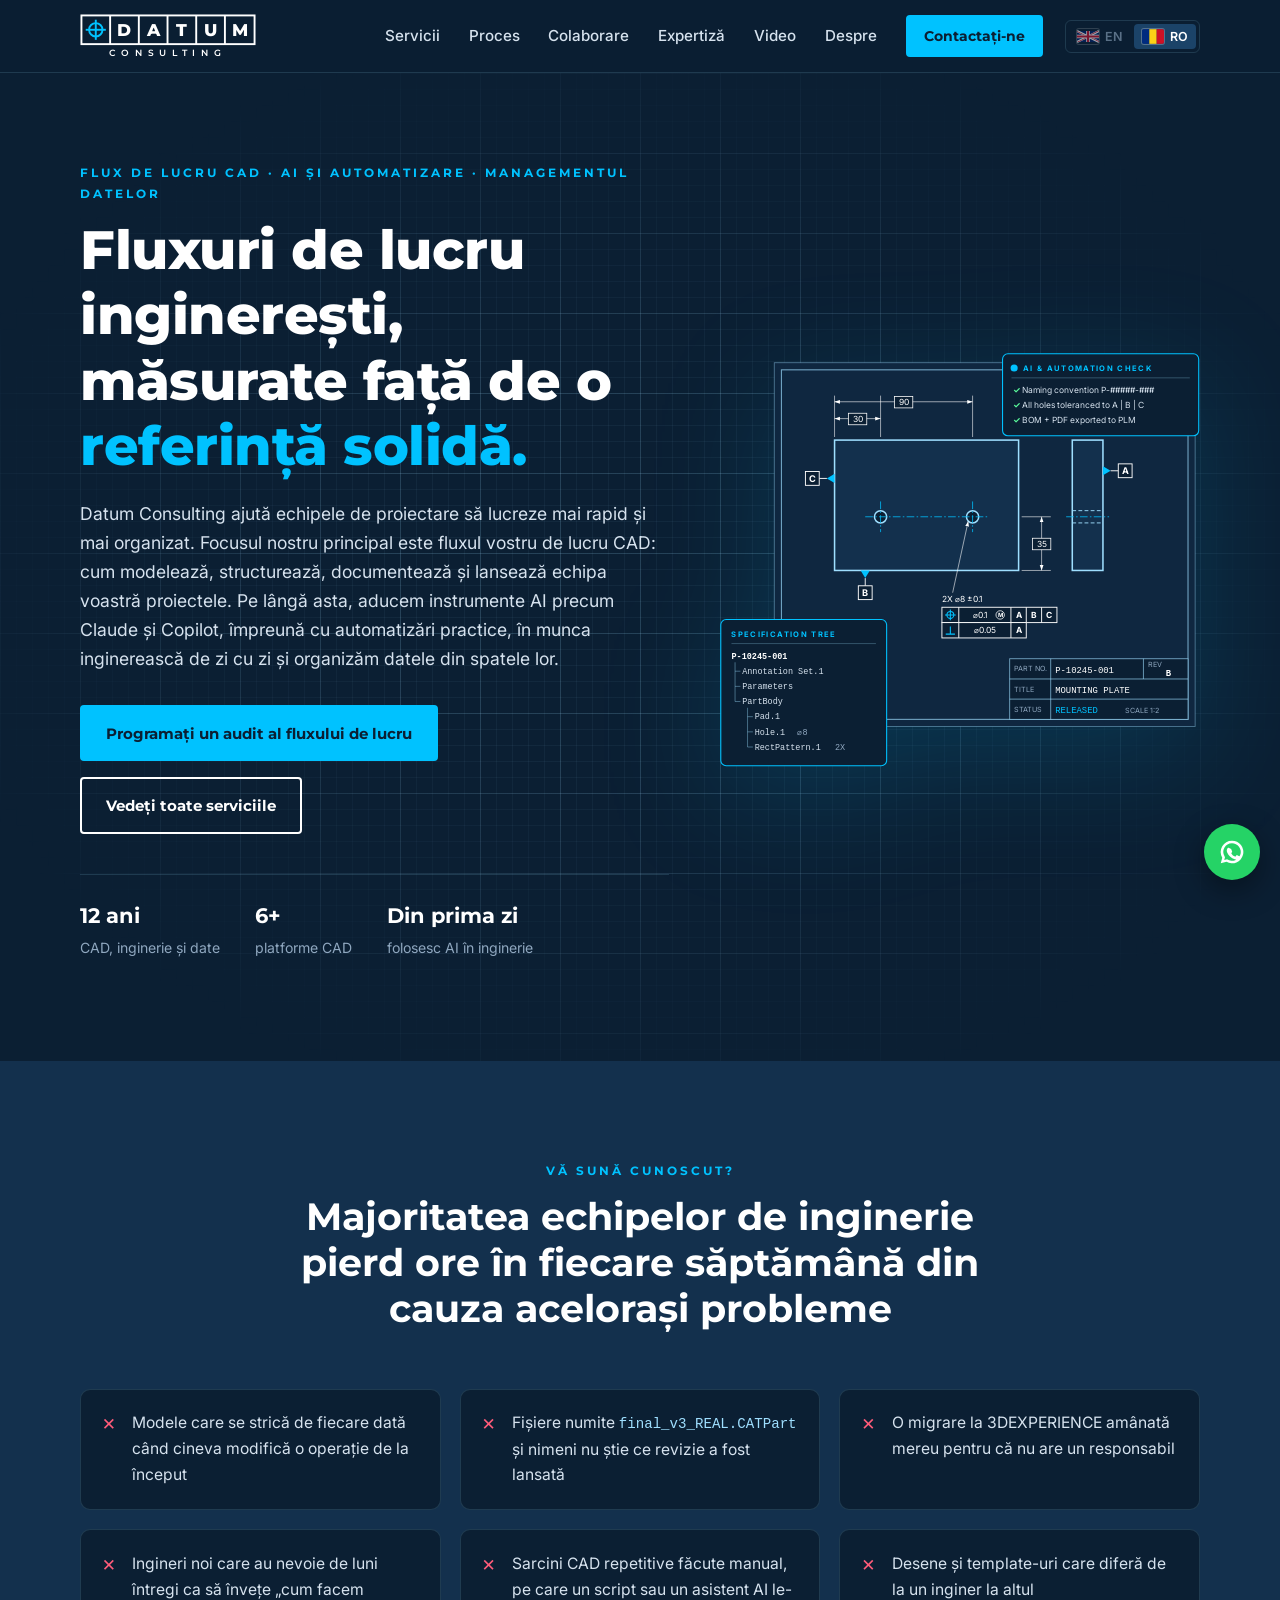
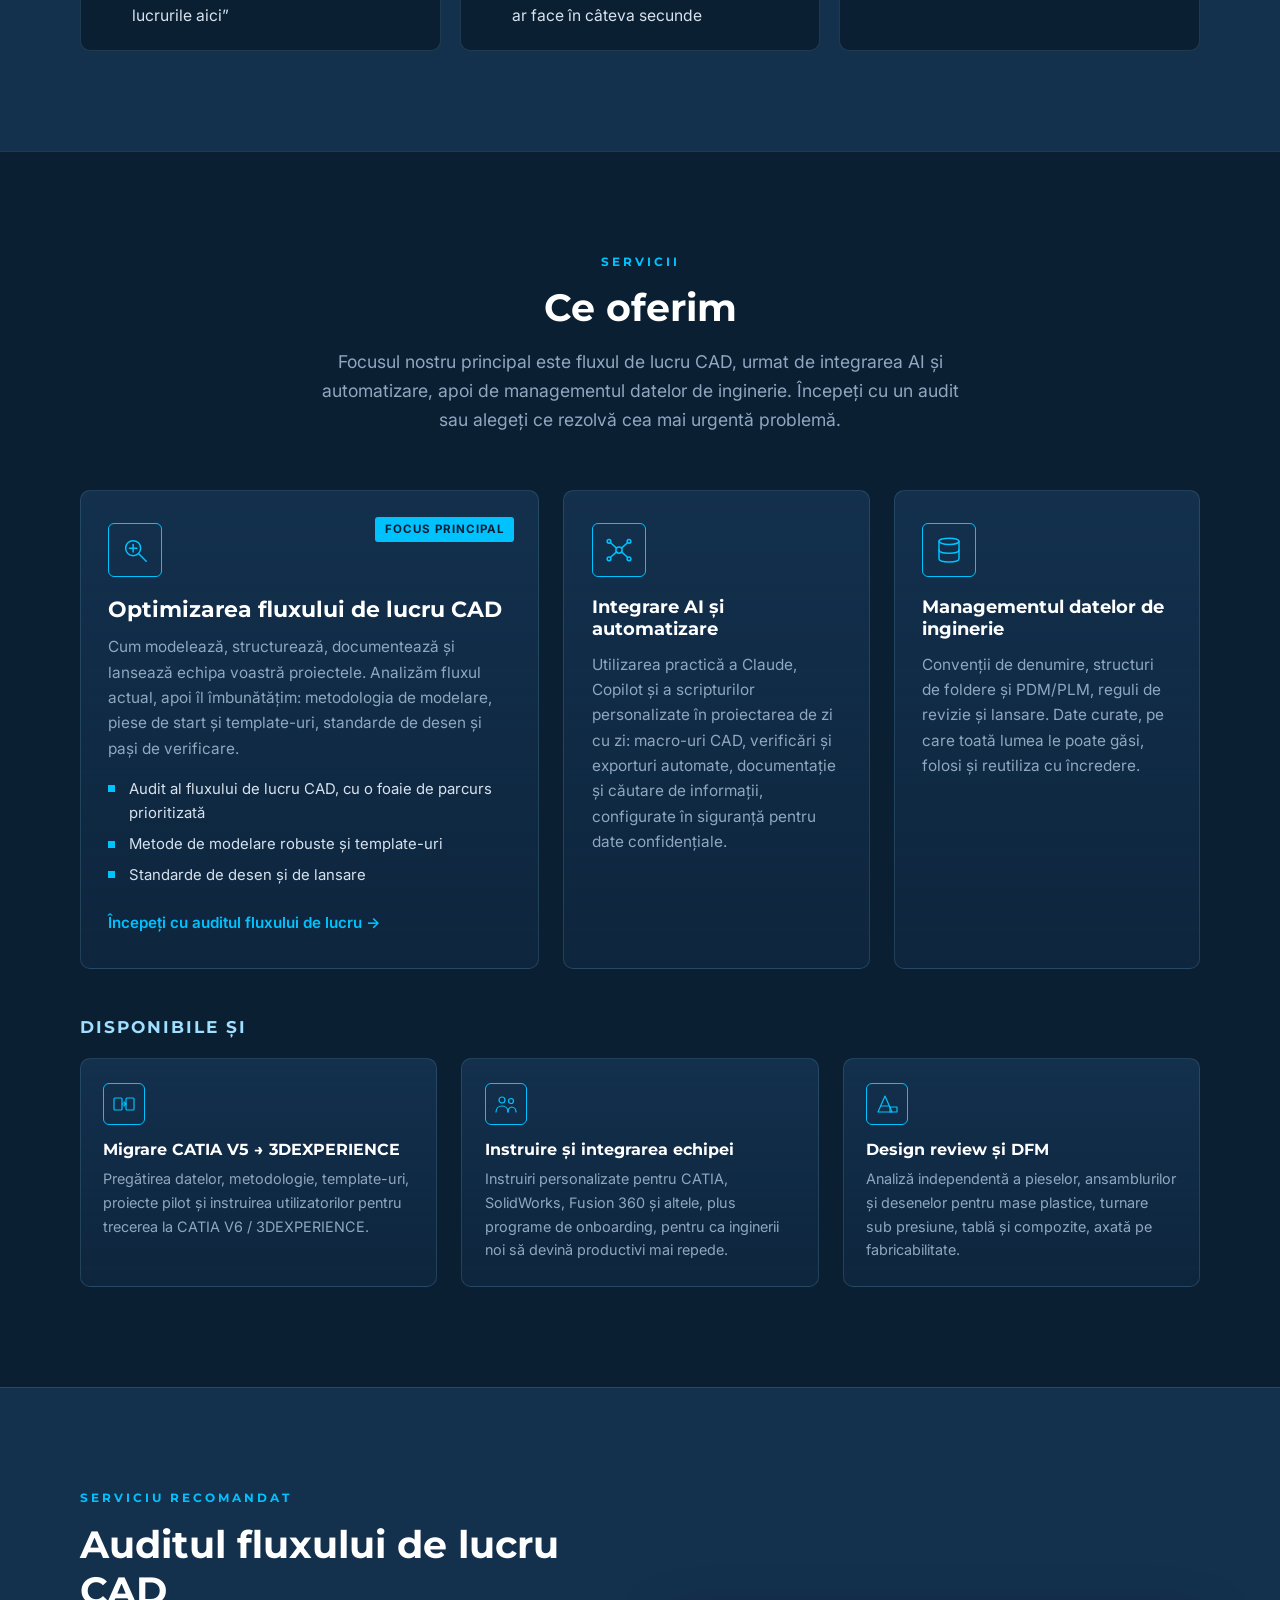
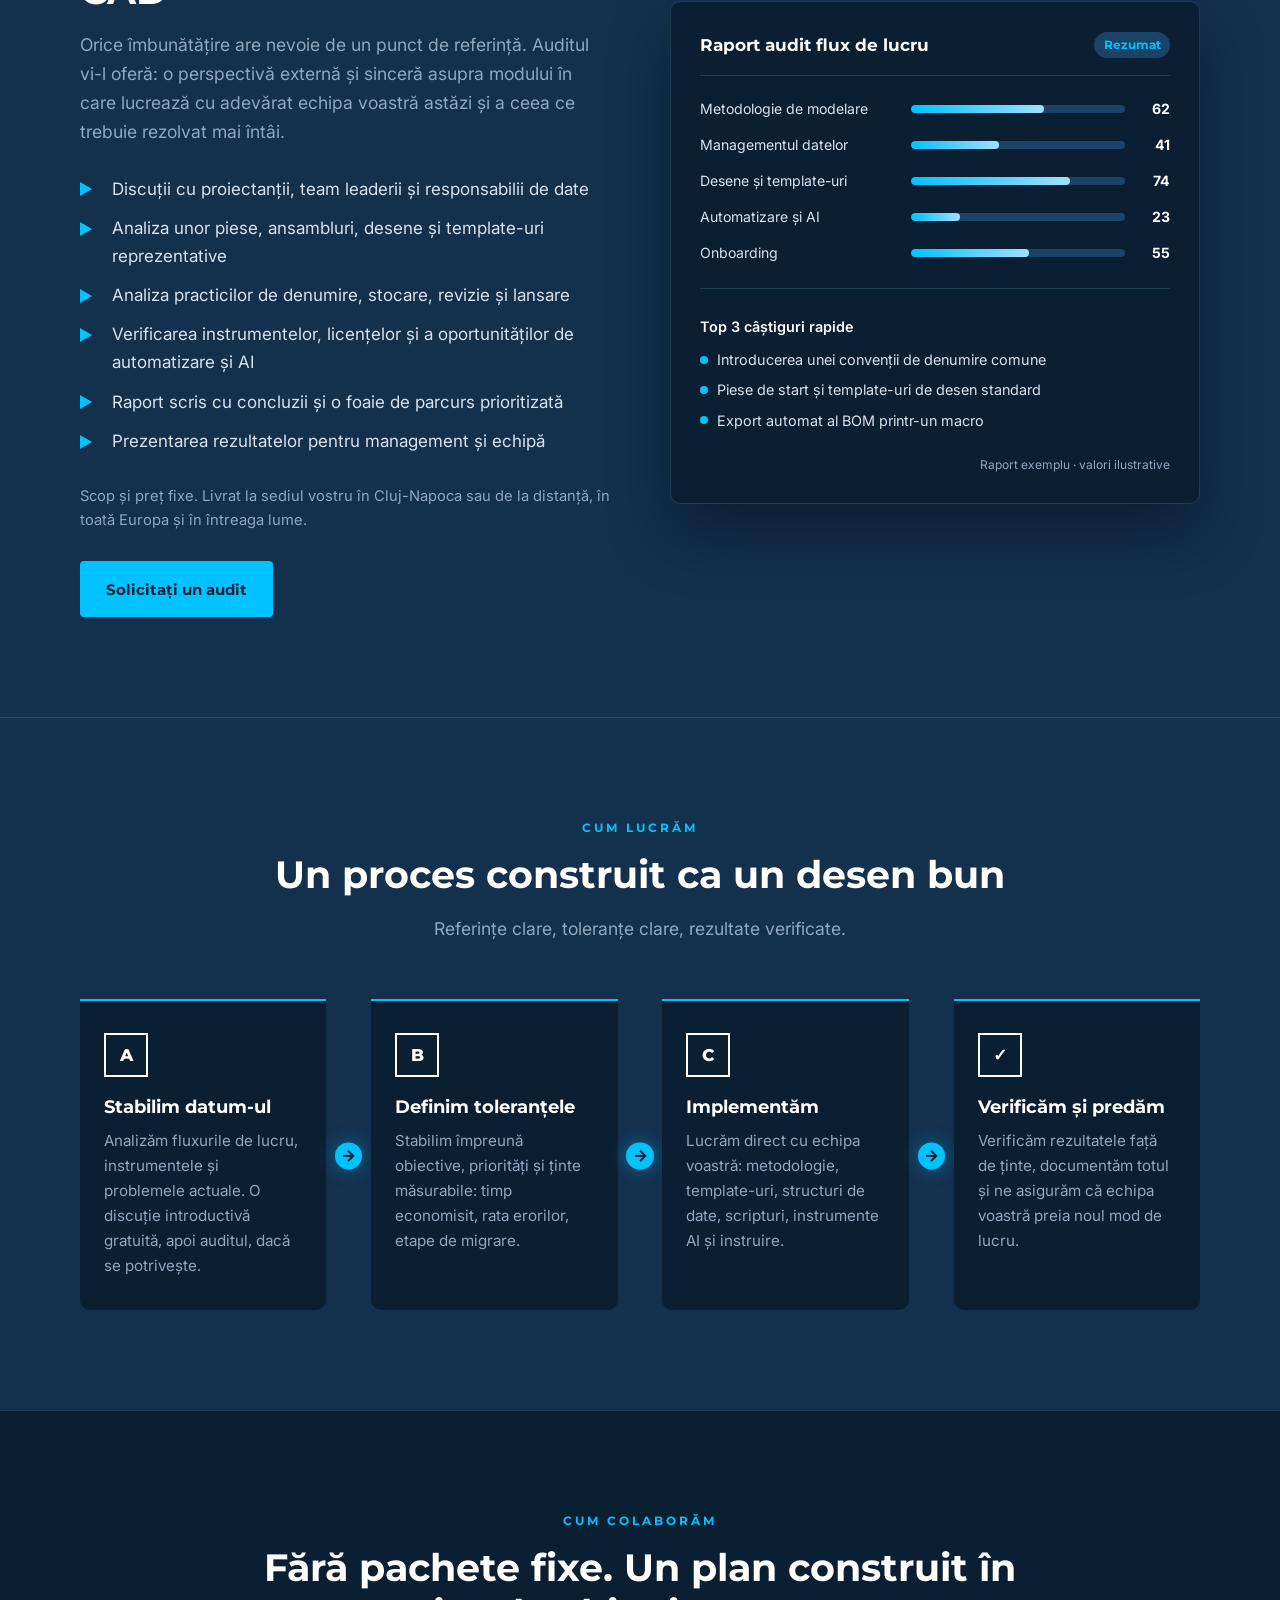
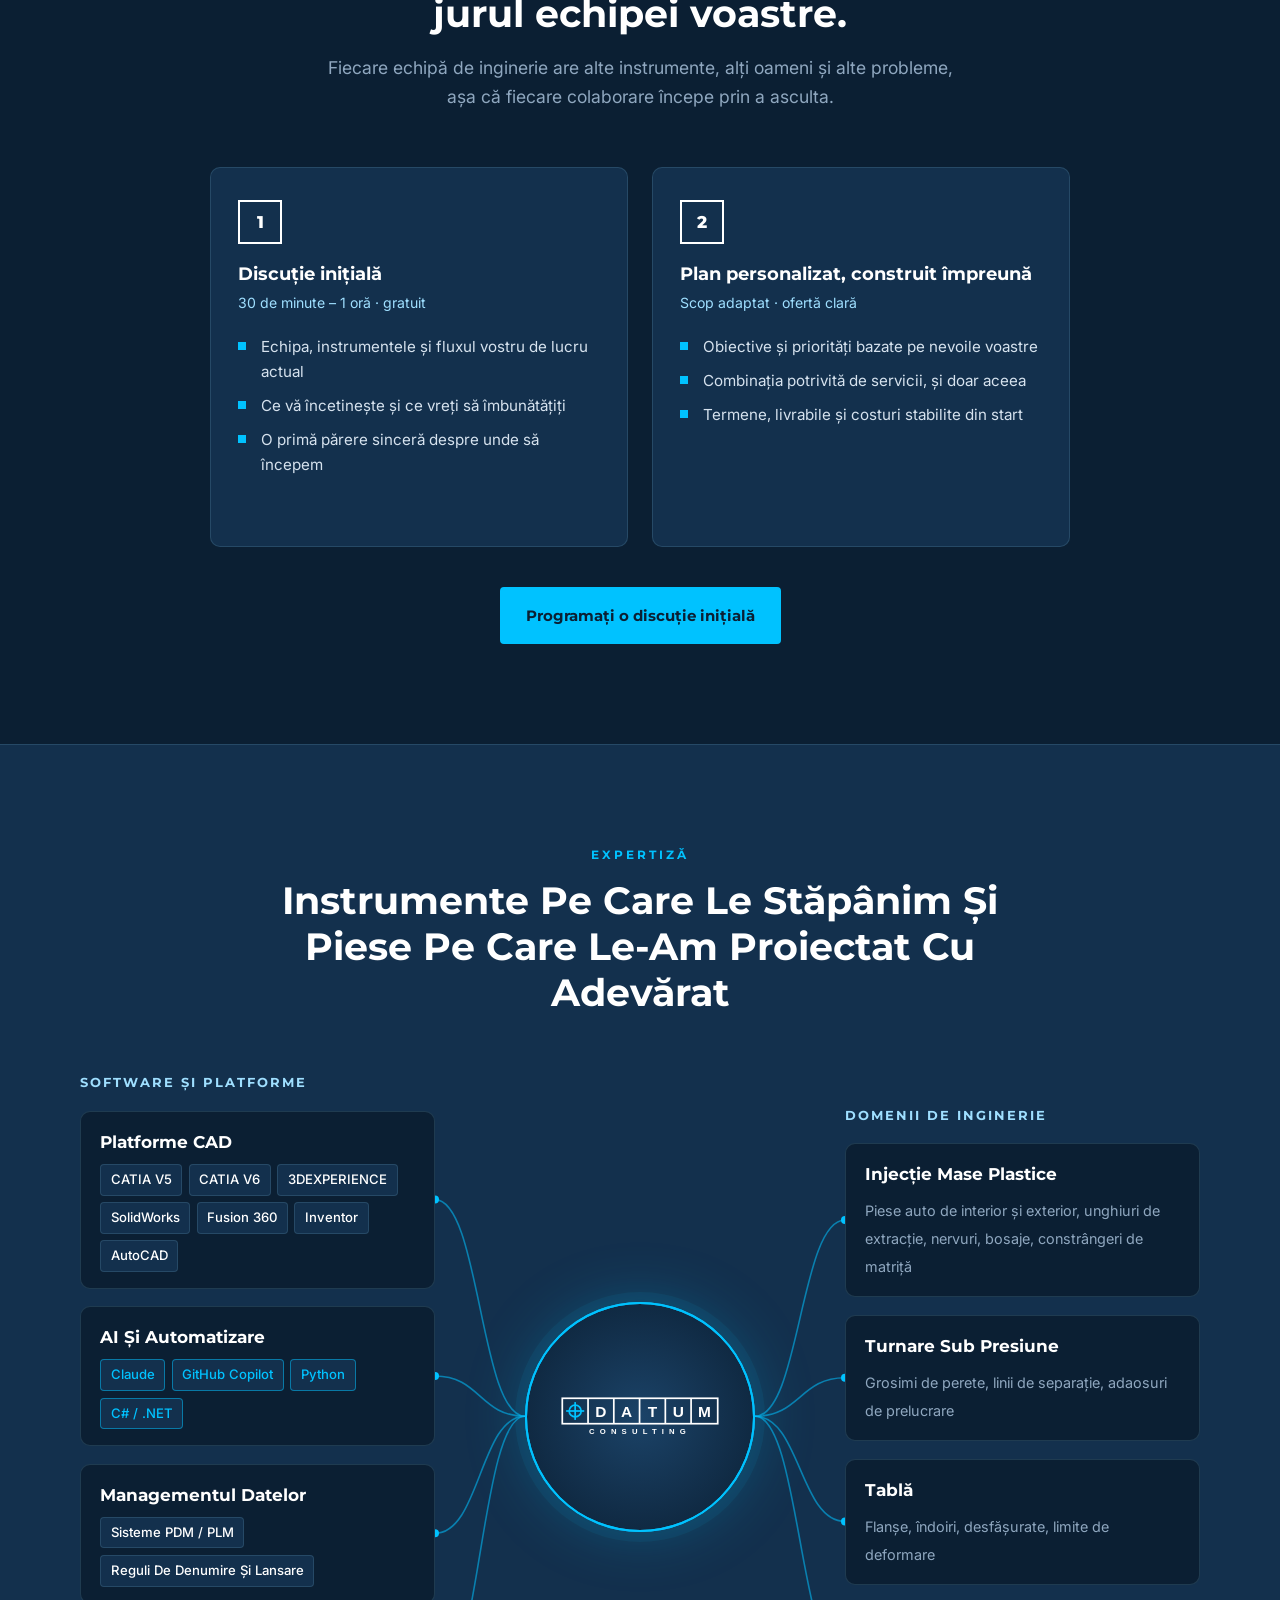
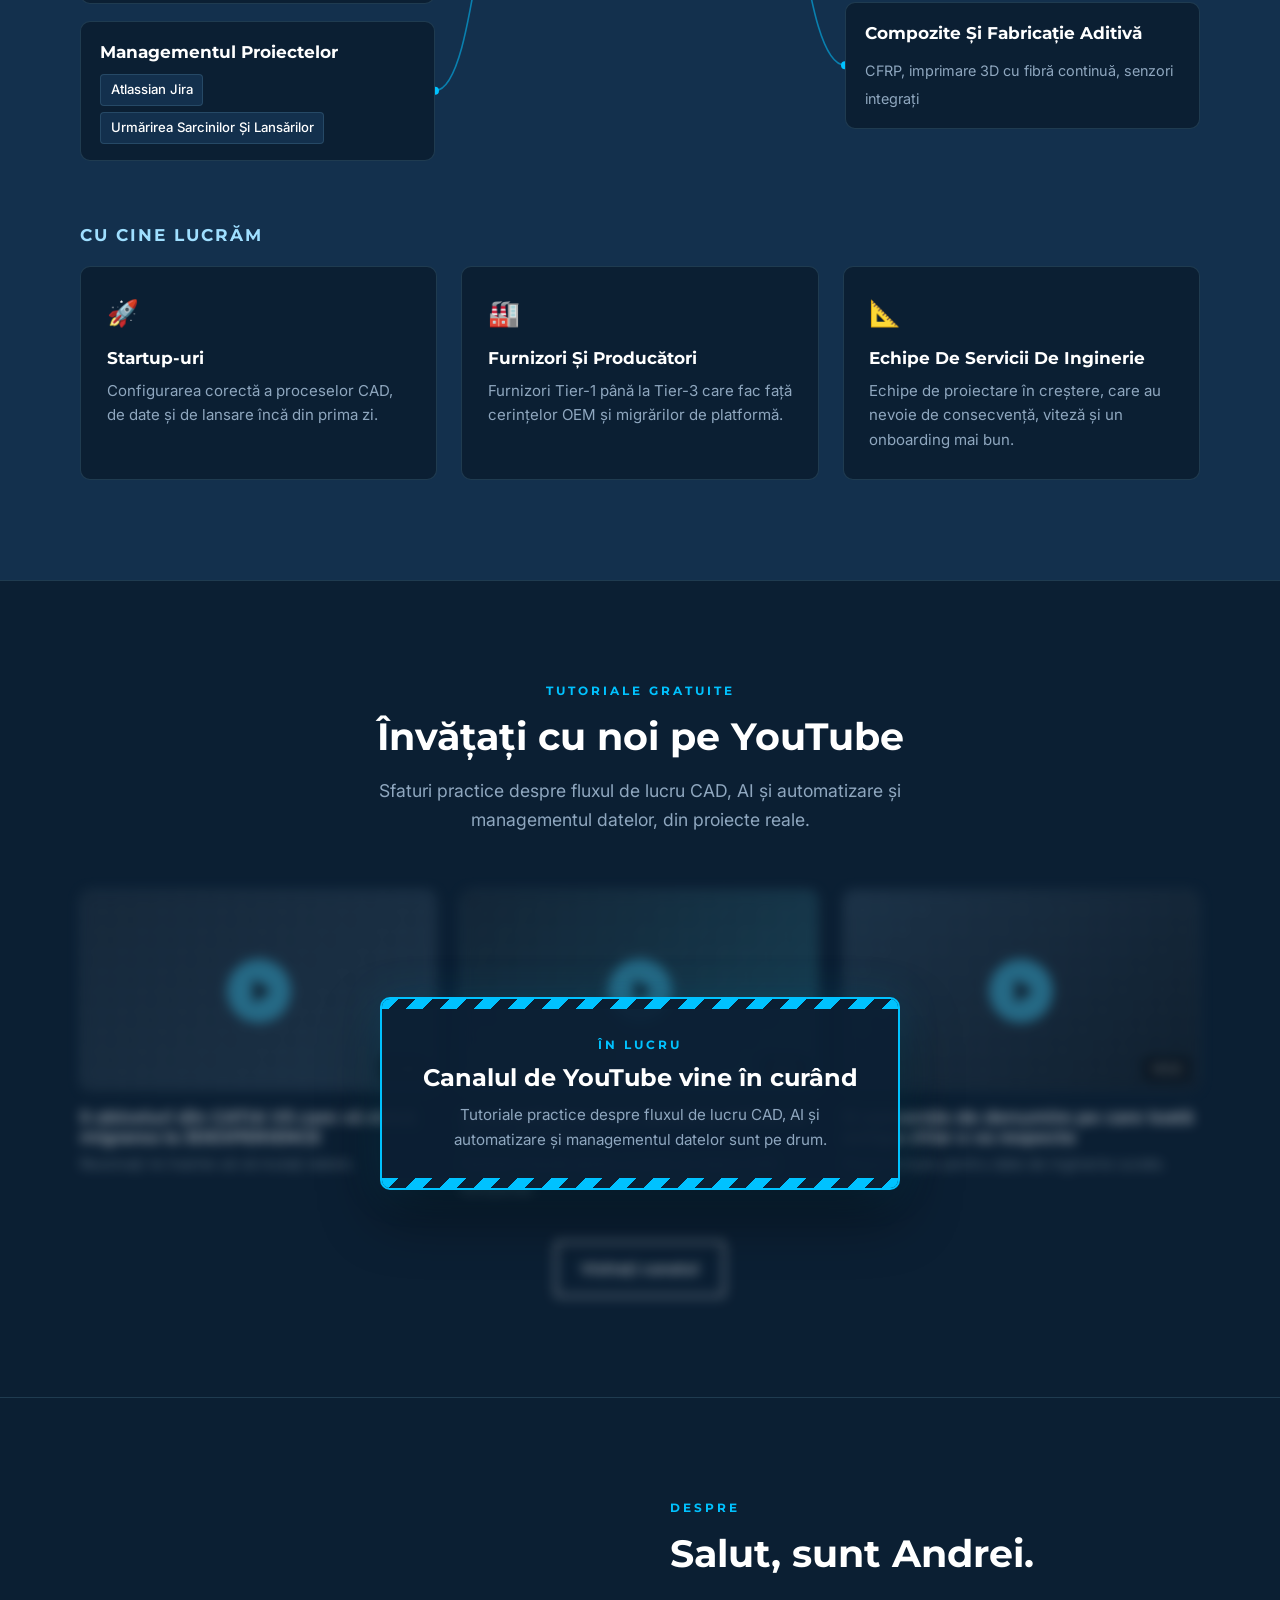
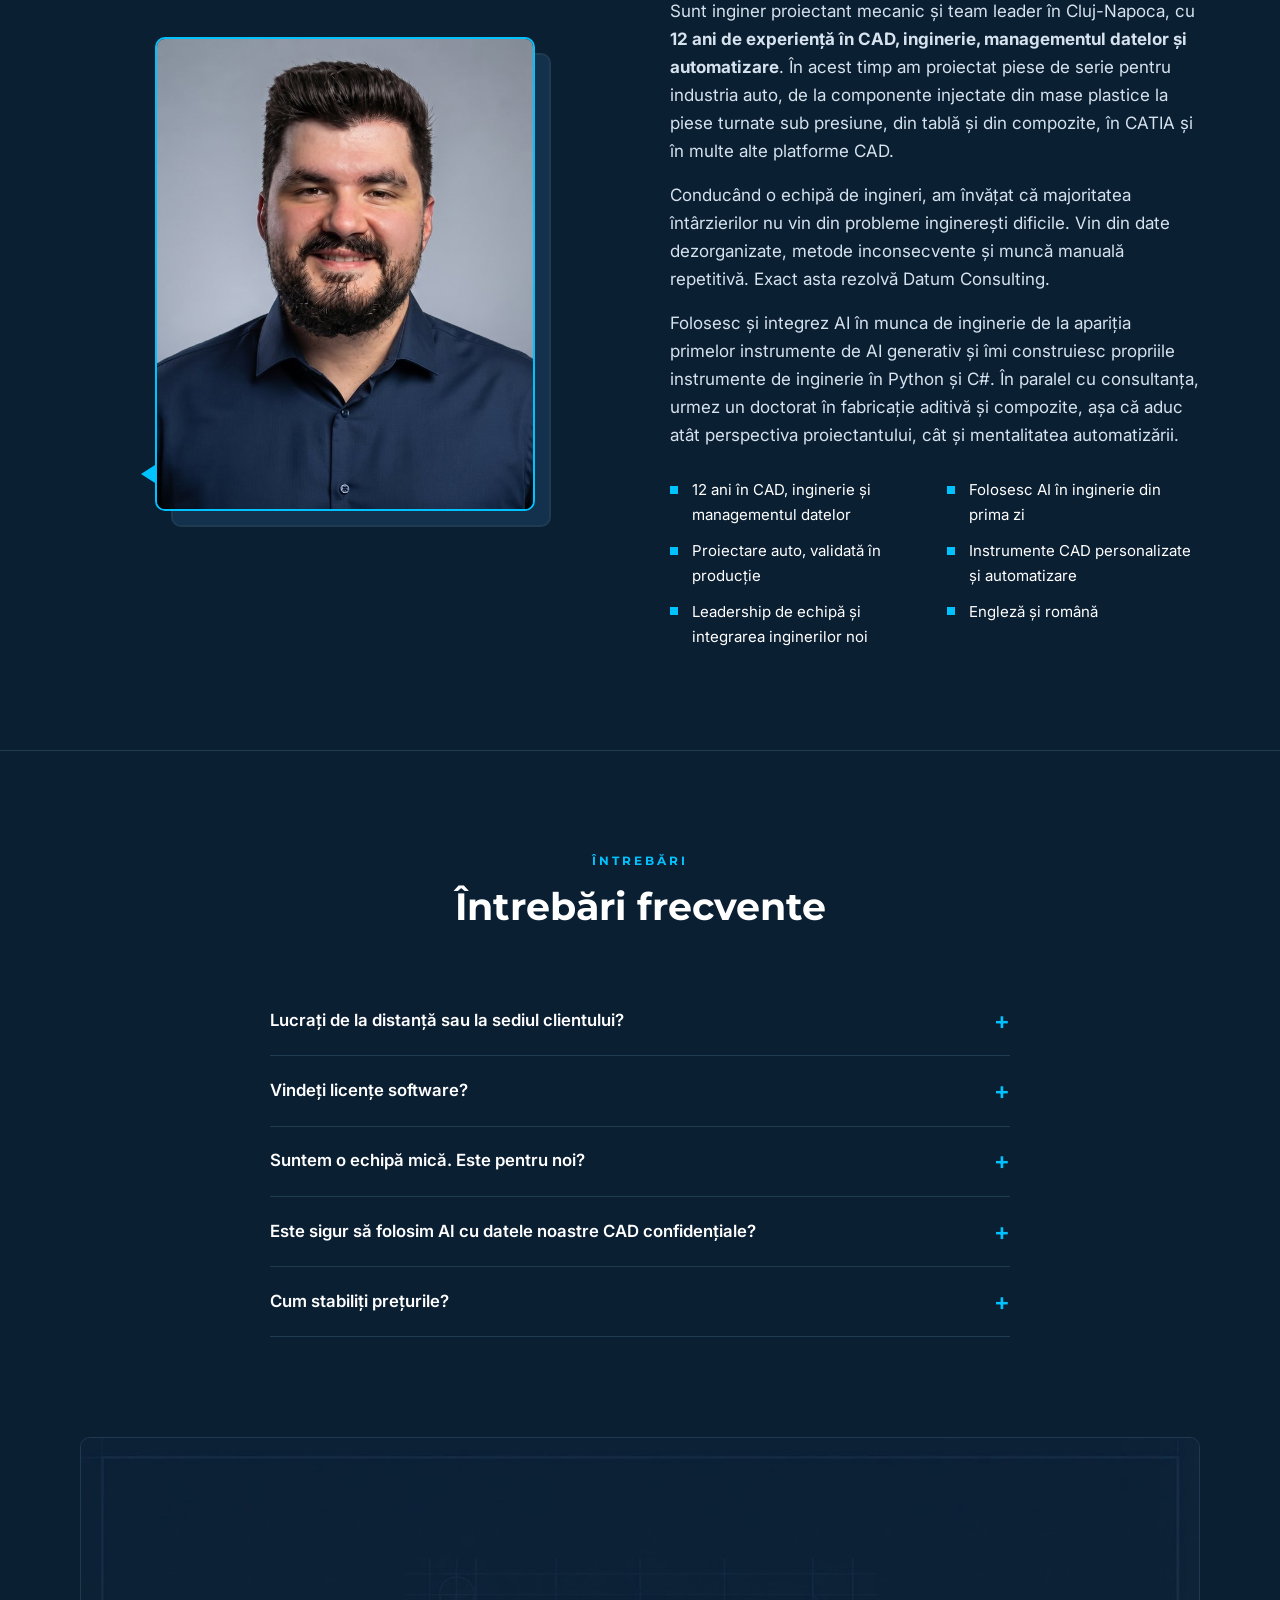
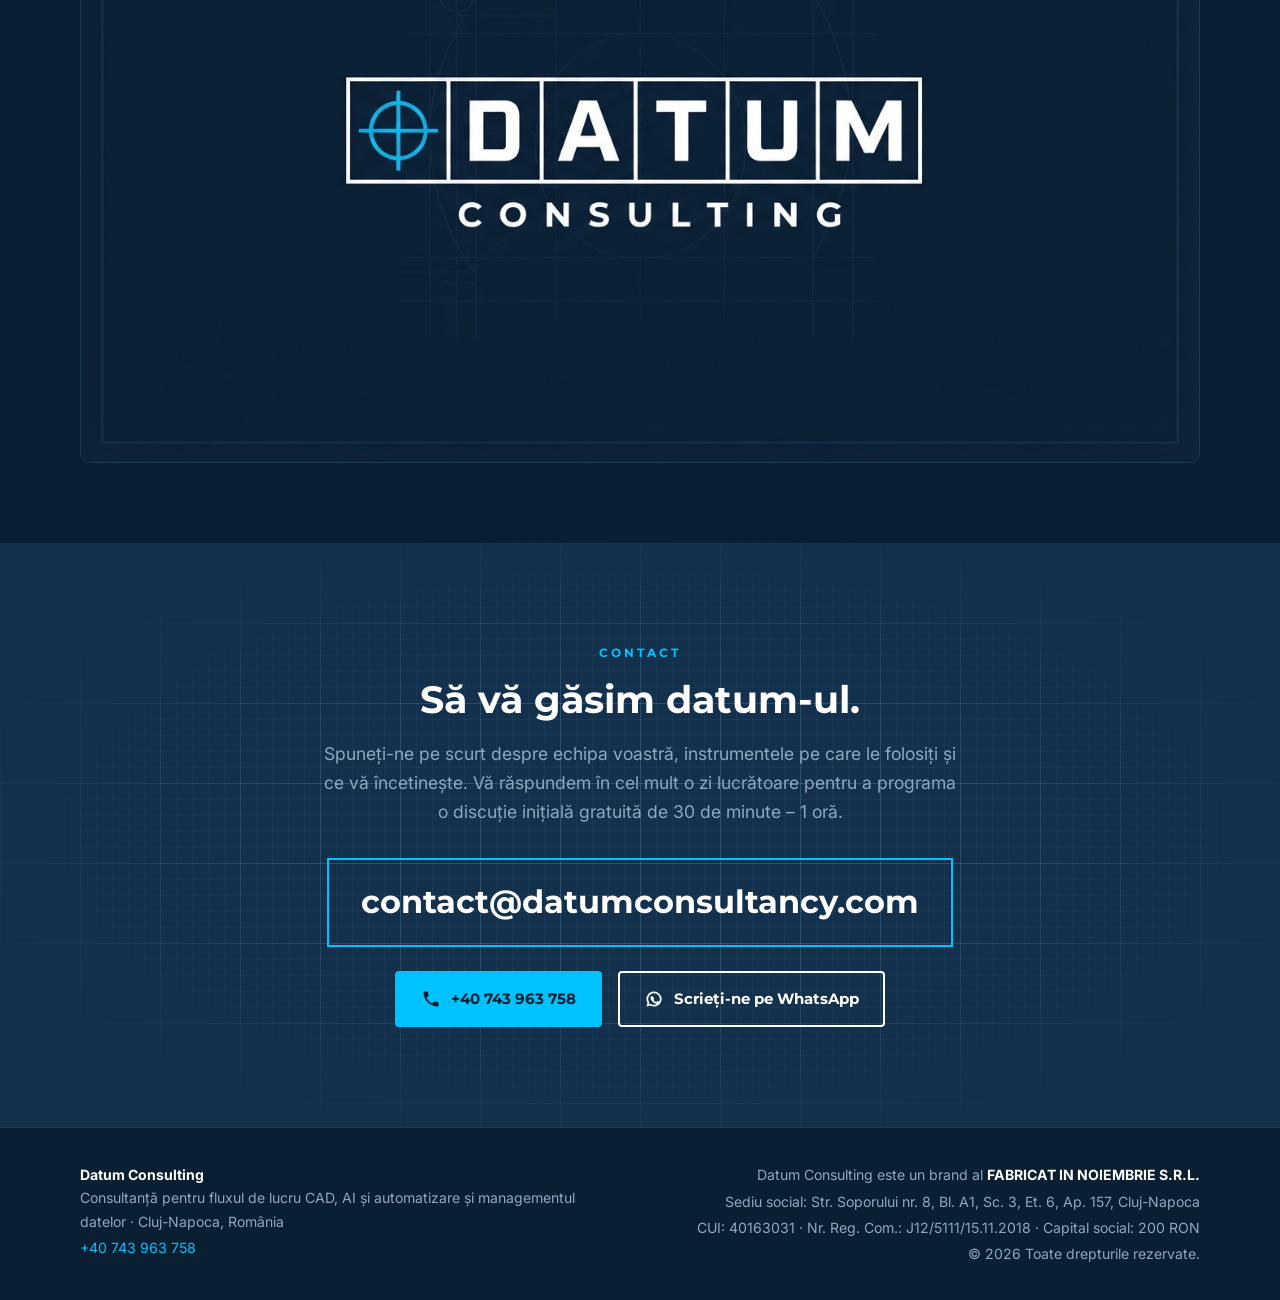
<file: ro/index.html>
<!DOCTYPE html>
<!-- GENERATED by build-ro.py from index.html + i18n.js. Do not edit by hand. -->
<html lang="ro">
<head>
  <meta charset="UTF-8">
  <meta name="viewport" content="width=device-width, initial-scale=1.0">
  <title>Consultanță CAD, CATIA și 3DEXPERIENCE, automatizare cu AI | Datum Consulting, Cluj-Napoca</title>
  <meta name="description" content="Consultanță pentru fluxul de lucru CAD (CATIA V5, 3DEXPERIENCE, SolidWorks), automatizare cu AI și managementul datelor de inginerie. 12 ani de experiență, Cluj-Napoca, la sediul clientului sau de la distanță.">
  <!-- SEO: one URL per language, Google picks the right one per searcher -->
  <link rel="canonical" href="https://datumconsultancy.com/ro/">
  <link rel="alternate" hreflang="en" href="https://datumconsultancy.com/">
  <link rel="alternate" hreflang="ro" href="https://datumconsultancy.com/ro/">
  <link rel="alternate" hreflang="x-default" href="https://datumconsultancy.com/">
  <!-- social link previews (LinkedIn, WhatsApp, Facebook, X) -->
  <meta property="og:type" content="website">
  <meta property="og:site_name" content="Datum Consulting">
  <meta property="og:url" content="https://datumconsultancy.com/ro/">
  <meta property="og:locale" content="ro_RO">
  <meta property="og:locale:alternate" content="en_US">
  <meta property="og:title" content="Datum Consulting — Fluxuri de lucru inginerești, măsurate față de o referință solidă">
  <meta property="og:description" content="Optimizarea fluxului de lucru CAD, integrare AI și automatizare și managementul datelor pentru echipele de proiectare.">
  <meta property="og:image" content="https://datumconsultancy.com/assets/brand-wallpaper.jpg">
  <meta property="og:image:width" content="1376">
  <meta property="og:image:height" content="768">
  <meta name="twitter:card" content="summary_large_image">
  <!-- structured data: tells search engines what the business is, where, and what it offers -->
  <script type="application/ld+json">
  {
    "@context": "https://schema.org",
    "@type": "ProfessionalService",
    "@id": "https://datumconsultancy.com/#business",
    "name": "Datum Consulting",
    "legalName": "FABRICAT IN NOIEMBRIE S.R.L.",
    "url": "https://datumconsultancy.com/",
    "logo": "https://datumconsultancy.com/assets/email-logo.png",
    "image": "https://datumconsultancy.com/assets/brand-wallpaper.jpg",
    "description": "CAD workflow consulting, AI integration and automation, and engineering data management for design teams.",
    "email": "contact@datumconsultancy.com",
    "telephone": "+40743963758",
    "taxID": "40163031",
    "address": { "@type": "PostalAddress", "addressLocality": "Cluj-Napoca", "addressRegion": "Cluj", "addressCountry": "RO" },
    "areaServed": [ { "@type": "Country", "name": "Romania" }, { "@type": "Place", "name": "Europe" }, { "@type": "Place", "name": "Worldwide" } ],
    "availableLanguage": ["English", "Romanian"],
    "founder": { "@type": "Person", "name": "Andrei", "jobTitle": "CAD Workflow, AI & Automation Consultant" },
    "knowsAbout": ["CAD workflow optimization", "CATIA V5", "CATIA V6", "3DEXPERIENCE", "SolidWorks", "Fusion 360", "Autodesk Inventor", "AutoCAD", "PDM / PLM", "Engineering data management", "AI integration in engineering", "CAD automation", "Atlassian Jira", "Plastic injection molding design", "Die casting design", "Sheet metal design", "Composites"],
    "hasOfferCatalog": {
      "@type": "OfferCatalog",
      "name": "Engineering consulting services",
      "itemListElement": [
        { "@type": "Offer", "itemOffered": { "@type": "Service", "name": "CAD Workflow Optimization" } },
        { "@type": "Offer", "itemOffered": { "@type": "Service", "name": "AI Integration & Automation" } },
        { "@type": "Offer", "itemOffered": { "@type": "Service", "name": "Engineering Data Management" } },
        { "@type": "Offer", "itemOffered": { "@type": "Service", "name": "CATIA V5 to 3DEXPERIENCE Migration" } },
        { "@type": "Offer", "itemOffered": { "@type": "Service", "name": "Team Training & Onboarding" } },
        { "@type": "Offer", "itemOffered": { "@type": "Service", "name": "Design Review & DFM" } }
      ]
    }
  }
  </script>
  <meta name="theme-color" content="#0B1F33">
  <link rel="icon" href="../assets/favicon.svg" type="image/svg+xml">
  <link rel="preconnect" href="https://fonts.googleapis.com">
  <link rel="preconnect" href="https://fonts.gstatic.com" crossorigin>
  <link href="https://fonts.googleapis.com/css2?family=Inter:wght@400;500;600&family=Montserrat:wght@600;700;800&display=swap" rel="stylesheet">
  <link rel="stylesheet" href="../styles.css?v=11">
  <script src="../lang.js?v=1"></script>
</head>
<body>

  <!-- ============ HEADER ============ -->
  <header class="site-header" id="top">
    <div class="container nav">
      <a href="#top" class="brand" aria-label="Datum Consulting home">
        <svg class="brand-logo" viewBox="0 0 184 46" aria-hidden="true">
          <rect x="1.5" y="1.5" width="181" height="30" fill="none" stroke="currentColor" stroke-width="2"/>
          <g stroke="currentColor" stroke-width="2">
            <line x1="31.5" y1="1.5" x2="31.5" y2="31.5"/><line x1="61.5" y1="1.5" x2="61.5" y2="31.5"/>
            <line x1="91.5" y1="1.5" x2="91.5" y2="31.5"/><line x1="121.5" y1="1.5" x2="121.5" y2="31.5"/>
            <line x1="151.5" y1="1.5" x2="151.5" y2="31.5"/>
          </g>
          <g stroke="#00C2FF" stroke-width="2" fill="none">
            <circle cx="16.5" cy="16.5" r="7"/><line x1="6" y1="16.5" x2="27" y2="16.5"/><line x1="16.5" y1="6" x2="16.5" y2="27"/>
          </g>
          <g font-family="Montserrat, sans-serif" font-weight="800" font-size="18" fill="currentColor" text-anchor="middle">
            <text x="46.5" y="23">D</text><text x="76.5" y="23">A</text><text x="106.5" y="23">T</text><text x="136.5" y="23">U</text><text x="167" y="23">M</text>
          </g>
          <text x="92" y="44" font-family="Montserrat, sans-serif" font-weight="600" font-size="9" fill="currentColor" text-anchor="middle" letter-spacing="6">CONSULTING</text>
        </svg>
      </a>
      <button class="nav-toggle" aria-label="Deschide meniul" aria-expanded="false">
        <span></span><span></span><span></span>
      </button>
      <nav class="nav-links" aria-label="Main">
        <a data-i18n="k0" href="#services">Servicii</a>
        <a data-i18n="k1" href="#process">Proces</a>
        <a data-i18n="k2" href="#engage">Colaborare</a>
        <a data-i18n="k3" href="#expertise">Expertiză</a>
        <a data-i18n="k4" href="#videos">Video</a>
        <a data-i18n="k5" href="#about">Despre</a>
        <a data-i18n="k6" href="#contact" class="btn btn-small">Contactați-ne</a>
      </nav>
      <!-- language switch (logic in i18n.js) -->
      <div class="lang-switch" role="group" aria-label="Language / Limba">
        <a href="../" hreflang="en" lang="en" data-lang="en" title="English"><svg viewBox="0 0 60 30" aria-hidden="true"><clipPath id="uk-t"><path d="M30,15h30v15zv15h-30zh-30v-15zv-15h30z"/></clipPath><path d="M0,0v30h60v-30z" fill="#012169"/><path d="M0,0L60,30M60,0L0,30" stroke="#fff" stroke-width="6"/><path d="M0,0L60,30M60,0L0,30" clip-path="url(#uk-t)" stroke="#C8102E" stroke-width="4"/><path d="M30,0v30M0,15h60" stroke="#fff" stroke-width="10"/><path d="M30,0v30M0,15h60" stroke="#C8102E" stroke-width="6"/></svg><span>EN</span></a>
        <a href="./" hreflang="ro" lang="ro" data-lang="ro" aria-current="true" title="Română"><svg viewBox="0 0 3 2" aria-hidden="true"><rect width="1" height="2" fill="#002B7F"/><rect x="1" width="1" height="2" fill="#FCD116"/><rect x="2" width="1" height="2" fill="#CE1126"/></svg><span>RO</span></a>
      </div>
    </div>
  </header>

  <main>
    <!-- ============ HERO ============ -->
    <section class="hero">
      <div class="grid-bg" aria-hidden="true"></div>
      <div class="container hero-inner">
        <div class="hero-text reveal">
          <p data-i18n="k7" class="eyebrow">Flux de lucru CAD · AI și automatizare · Managementul datelor</p>
          <h1 data-i18n="k8">Fluxuri de lucru inginerești, măsurate față de o <span class="accent">referință solidă.</span></h1>
          <p data-i18n="k9" class="lead">Datum Consulting ajută echipele de proiectare să lucreze mai rapid și mai organizat. Focusul nostru principal este fluxul vostru de lucru CAD: cum modelează, structurează, documentează și lansează echipa voastră proiectele. Pe lângă asta, aducem instrumente AI precum Claude și Copilot, împreună cu automatizări practice, în munca inginerească de zi cu zi și organizăm datele din spatele lor.</p>
          <div class="hero-cta">
            <a data-i18n="k10" href="#audit" class="btn">Programați un audit al fluxului de lucru</a>
            <a data-i18n="k11" href="#services" class="btn btn-ghost">Vedeți toate serviciile</a>
          </div>
          <ul class="hero-facts">
            <li><strong data-i18n="k12">12 ani</strong><span data-i18n="k13">CAD, inginerie și date</span></li>
            <li><strong>6+</strong><span data-i18n="k14">platforme CAD</span></li>
            <li><strong data-i18n="k15">Din prima zi</strong><span data-i18n="k16">folosesc AI în inginerie</span></li>
          </ul>
        </div>

        <!-- Hero illustration: 2-view GD&T drawing of a plate with 2 holes.
             Datum A = back face (side view), B = bottom edge, C = left edge (front view).
             Hole positions use basic dimensions from B and C; FCFs attached to the 2X hole size callout. -->
        <div class="hero-art reveal" aria-hidden="true">
          <svg viewBox="0 0 540 470" font-family="Inter, Arial, sans-serif">
            <!-- DRAWING SHEET with border and title block (data management: part number, revision, release status) -->
            <rect x="62" y="12" width="472" height="408" fill="#0F2740" stroke="#9FDFFF" stroke-opacity=".45"/>
            <rect x="70" y="20" width="456" height="392" fill="none" stroke="#9FDFFF" stroke-opacity=".7" stroke-width="1.2"/>
            <g transform="translate(78,30) scale(0.86)">
            <defs>
              <marker id="ah" viewBox="0 0 10 10" refX="10" refY="5" markerWidth="7" markerHeight="7" orient="auto-start-reverse"><path d="M0,1.5 L10,5 L0,8.5z" fill="#FFFFFF"/></marker>
            </defs>
            <!-- FRONT VIEW -->
            <rect x="60" y="80" width="240" height="170" fill="#13304D" stroke="#9FDFFF" stroke-width="2"/>
            <circle cx="120" cy="180" r="8" fill="#0B1F33" stroke="#9FDFFF" stroke-width="2"/>
            <circle cx="240" cy="180" r="8" fill="#0B1F33" stroke="#9FDFFF" stroke-width="2"/>
            <g stroke="#00C2FF" stroke-width="1" stroke-dasharray="10 3 2 3" fill="none">
              <path d="M100,180 H260 M120,160 V200 M240,160 V200"/>
            </g>

            <!-- SIDE VIEW (projected), hidden lines for the through holes -->
            <rect x="370" y="80" width="40" height="170" fill="#13304D" stroke="#9FDFFF" stroke-width="2"/>
            <path d="M370,172 H410 M370,188 H410" stroke="#9FDFFF" stroke-width="1.2" stroke-dasharray="5 3"/>
            <path d="M362,180 H418" stroke="#00C2FF" stroke-width="1" stroke-dasharray="10 3 2 3"/>

            <g class="dw-thin" stroke="#FFFFFF" stroke-opacity=".75" stroke-width="1" fill="none">
              <!-- extension lines (with small gap from the part) -->
              <path d="M60,76 V22 M120,76 V22 M240,76 V22 M304,250 H342 M304,180 H342"/>
              <!-- basic dimension lines -->
              <path d="M60,52 H120" marker-start="url(#ah)" marker-end="url(#ah)"/>
              <path d="M60,30 H240" marker-start="url(#ah)" marker-end="url(#ah)"/>
              <path d="M330,180 V250" marker-start="url(#ah)" marker-end="url(#ah)"/>
              <!-- leader from hole to size callout -->
              <path d="M214,279 L234.3,185.7" marker-end="url(#ah)"/>
            </g>
            <!-- basic dimensions (boxed) -->
            <g font-size="11" text-anchor="middle" fill="#FFFFFF">
              <rect x="78" y="45" width="24" height="15" fill="#0B1F33" stroke="#FFFFFF"/><text x="90" y="56.5">30</text>
              <rect x="138" y="23" width="24" height="15" fill="#0B1F33" stroke="#FFFFFF"/><text x="150" y="34.5">90</text>
              <rect x="318" y="208" width="24" height="15" fill="#0B1F33" stroke="#FFFFFF"/><text x="330" y="219.5">35</text>
            </g>

            <!-- DATUM FEATURE SYMBOLS: box + leader + filled triangle on the surface -->
            <g stroke="#FFFFFF" stroke-width="1.2" font-size="12" font-weight="700" text-anchor="middle">
              <!-- A on back face of side view -->
              <path d="M410,114 L420,120 L410,126 Z" fill="#00C2FF" stroke="none"/>
              <path d="M420,120 H430" fill="none"/>
              <rect x="430" y="111" width="18" height="18" fill="#0B1F33"/><text x="439" y="124.5" fill="#FFFFFF" stroke="none">A</text>
              <!-- B on bottom edge -->
              <path d="M94,250 L100,260 L106,250 Z" fill="#00C2FF" stroke="none"/>
              <path d="M100,260 V270" fill="none"/>
              <rect x="91" y="270" width="18" height="18" fill="#0B1F33"/><text x="100" y="283.5" fill="#FFFFFF" stroke="none">B</text>
              <!-- C on left edge -->
              <path d="M60,124 L50,130 L60,136 Z" fill="#00C2FF" stroke="none"/>
              <path d="M50,130 H40" fill="none"/>
              <rect x="22" y="121" width="18" height="18" fill="#0B1F33"/><text x="31" y="134.5" fill="#FFFFFF" stroke="none">C</text>
            </g>

            <!-- HOLE CALLOUT + FEATURE CONTROL FRAMES -->
            <text x="200" y="291" font-size="11" fill="#FFFFFF">2X &#8960;8 &#177;0.1</text>
            <g transform="translate(200,298)" font-size="11" fill="#FFFFFF" text-anchor="middle">
              <!-- row 1: position  | dia 0.1 (M) | A | B | C -->
              <g fill="none" stroke="#FFFFFF" stroke-width="1.2">
                <rect x="0" y="0" width="150" height="20" fill="#0B1F33"/>
                <path d="M22,0 V20 M90,0 V20 M110,0 V20 M130,0 V20"/>
                <!-- row 2: perpendicularity | dia 0.05 | A -->
                <rect x="0" y="20" width="110" height="20" fill="#0B1F33"/>
                <path d="M22,20 V40 M90,20 V40"/>
              </g>
              <g stroke="#00C2FF" stroke-width="1.4" fill="none">
                <circle cx="11" cy="10" r="4.5"/><path d="M4,10 H18 M11,3 V17"/>
                <path d="M5,35 H17 M11,35 V25"/>
              </g>
              <text x="50" y="14">&#8960;0.1</text>
              <circle cx="76" cy="10" r="5.5" fill="none" stroke="#FFFFFF" stroke-width="1"/><text x="76" y="13" font-size="7.5" font-weight="700">M</text>
              <text x="100" y="14" font-weight="700">A</text><text x="120" y="14" font-weight="700">B</text><text x="140" y="14" font-weight="700">C</text>
              <text x="56" y="34">&#8960;0.05</text>
              <text x="100" y="34" font-weight="700">A</text>
            </g>
          </g>
            <g font-size="8" fill="#8FA7BF">
              <rect x="326" y="344" width="200" height="68" fill="#0B1F33" stroke="#9FDFFF" stroke-opacity=".7"/>
              <path d="M326,366.7 H526 M326,389.3 H526 M372,344 V412 M476,344 V366.7" stroke="#9FDFFF" stroke-opacity=".7"/>
              <text x="331" y="358">PART NO.</text><text x="331" y="381">TITLE</text><text x="331" y="404">STATUS</text><text x="481" y="353">REV</text>
              <g fill="#FFFFFF" font-size="10" font-family="Consolas, Menlo, monospace">
                <text x="377" y="359.5">P-10245-001</text><text x="377" y="382">MOUNTING PLATE</text>
                <text x="377" y="405" fill="#00C2FF">RELEASED</text><text x="501" y="363" font-weight="700">B</text>
              </g>
              <text x="455" y="405">SCALE 1:2</text>
            </g>

            <!-- SPEC TREE panel (CAD workflow: clean, named feature tree) -->
            <g font-family="Consolas, Menlo, monospace" font-size="9.5">
              <rect x="2" y="300" width="186" height="164" rx="6" fill="#0B1F33" stroke="#00C2FF" stroke-width="1.2"/>
              <text x="14" y="320" font-family="Inter, Arial, sans-serif" font-size="8.5" font-weight="700" letter-spacing="1.5" fill="#00C2FF">SPECIFICATION TREE</text>
              <path d="M14,327 H176" stroke="#9FDFFF" stroke-opacity=".3"/>
              <g fill="#D6E2EE">
                <text x="14" y="344" fill="#FFFFFF" font-weight="700">P-10245-001</text>
                <text x="26" y="361">Annotation Set.1</text>
                <text x="26" y="378">Parameters</text>
                <text x="26" y="395">PartBody</text>
                <text x="40" y="412">Pad.1</text>
                <text x="40" y="429">Hole.1</text><text x="88" y="429" fill="#8FA7BF">&#8960;8</text>
                <text x="40" y="446">RectPattern.1</text><text x="130" y="446" fill="#8FA7BF">2X</text>
              </g>
              <g stroke="#9FDFFF" stroke-opacity=".45" fill="none">
                <path d="M18,348 V392 M18,358 H24 M18,375 H24 M18,392 H24 M32,399 V443 M32,409 H38 M32,426 H38 M32,443 H38"/>
              </g>
            </g>

            <!-- AI / AUTOMATION panel (scripted checks + export) -->
            <g font-size="9.5">
              <rect x="318" y="2" width="220" height="92" rx="6" fill="#0B1F33" stroke="#00C2FF" stroke-width="1.2"/>
              <circle cx="331" cy="18" r="4" fill="#00C2FF"/>
              <text x="341" y="21.5" font-size="8.5" font-weight="700" letter-spacing="1.5" fill="#00C2FF">AI &amp; AUTOMATION CHECK</text>
              <path d="M328,29 H528" stroke="#9FDFFF" stroke-opacity=".3"/>
              <g fill="#D6E2EE">
                <text x="330" y="46"><tspan fill="#5CFF9D" font-weight="700">&#10003;</tspan>  Naming convention P-#####-###</text>
                <text x="330" y="63"><tspan fill="#5CFF9D" font-weight="700">&#10003;</tspan>  All holes toleranced to A | B | C</text>
                <text x="330" y="80"><tspan fill="#5CFF9D" font-weight="700">&#10003;</tspan>  BOM + PDF exported to PLM</text>
              </g>
            </g>
          </svg>
        </div>
      </div>
    </section>

    <!-- ============ PROBLEMS ============ -->
    <section class="section problems">
      <div class="container">
        <div class="section-head reveal">
          <p data-i18n="k17" class="eyebrow">Vă sună cunoscut?</p>
          <h2 data-i18n="k18">Majoritatea echipelor de inginerie pierd ore în fiecare săptămână din cauza acelorași probleme</h2>
        </div>
        <div class="problem-grid">
          <div class="problem reveal"><span class="x">✕</span><p data-i18n="k19">Modele care se strică de fiecare dată când cineva modifică o operație de la început</p></div>
          <div class="problem reveal"><span class="x">✕</span><p data-i18n="k20">Fișiere numite <em>final_v3_REAL.CATPart</em> și nimeni nu știe ce revizie a fost lansată</p></div>
          <div class="problem reveal"><span class="x">✕</span><p data-i18n="k21">O migrare la 3DEXPERIENCE amânată mereu pentru că nu are un responsabil</p></div>
          <div class="problem reveal"><span class="x">✕</span><p data-i18n="k22">Ingineri noi care au nevoie de luni întregi ca să învețe „cum facem lucrurile aici”</p></div>
          <div class="problem reveal"><span class="x">✕</span><p data-i18n="k23">Sarcini CAD repetitive făcute manual, pe care un script sau un asistent AI le-ar face în câteva secunde</p></div>
          <div class="problem reveal"><span class="x">✕</span><p data-i18n="k24">Desene și template-uri care diferă de la un inginer la altul</p></div>
        </div>
      </div>
    </section>

    <!-- ============ SERVICES ============ -->
    <section class="section" id="services">
      <div class="container">
        <div class="section-head reveal">
          <p data-i18n="k25" class="eyebrow">Servicii</p>
          <h2 data-i18n="k26">Ce oferim</h2>
          <p data-i18n="k27" class="section-lead">Focusul nostru principal este fluxul de lucru CAD, urmat de integrarea AI și automatizare, apoi de managementul datelor de inginerie. Începeți cu un audit sau alegeți ce rezolvă cea mai urgentă problemă.</p>
        </div>
        <!-- core services, in priority order: 1 CAD workflow, 2 AI & automation, 3 data management -->
        <div class="card-grid core-grid">
          <article class="card card-main reveal">
            <div class="card-icon"><svg viewBox="0 0 48 48"><circle cx="21" cy="21" r="12"/><line x1="30" y1="30" x2="42" y2="42"/><line x1="15" y1="21" x2="27" y2="21"/><line x1="21" y1="15" x2="21" y2="27"/></svg></div>
            <span data-i18n="k28" class="tag">Focus principal</span>
            <h3 data-i18n="k29">Optimizarea fluxului de lucru CAD</h3>
            <p data-i18n="k30">Cum modelează, structurează, documentează și lansează echipa voastră proiectele. Analizăm fluxul actual, apoi îl îmbunătățim: metodologia de modelare, piese de start și template-uri, standarde de desen și pași de verificare.</p>
            <ul class="card-points">
              <li data-i18n="k31">Audit al fluxului de lucru CAD, cu o foaie de parcurs prioritizată</li>
              <li data-i18n="k32">Metode de modelare robuste și template-uri</li>
              <li data-i18n="k33">Standarde de desen și de lansare</li>
            </ul>
            <a data-i18n="k34" href="#audit" class="card-link">Începeți cu auditul fluxului de lucru →</a>
          </article>
          <article class="card reveal">
            <div class="card-icon"><svg viewBox="0 0 48 48"><circle cx="24" cy="24" r="5"/><circle cx="8" cy="10" r="3"/><circle cx="40" cy="10" r="3"/><circle cx="8" cy="38" r="3"/><circle cx="40" cy="38" r="3"/><line x1="10" y1="12" x2="20" y2="21"/><line x1="38" y1="12" x2="28" y2="21"/><line x1="10" y1="36" x2="20" y2="27"/><line x1="38" y1="36" x2="28" y2="27"/></svg></div>
            <h3 data-i18n="k35">Integrare AI și automatizare</h3>
            <p data-i18n="k36">Utilizarea practică a Claude, Copilot și a scripturilor personalizate în proiectarea de zi cu zi: macro-uri CAD, verificări și exporturi automate, documentație și căutare de informații, configurate în siguranță pentru date confidențiale.</p>
          </article>
          <article class="card reveal">
            <div class="card-icon"><svg viewBox="0 0 48 48"><ellipse cx="24" cy="10" rx="16" ry="5"/><path d="M8 10v28c0 3 7 5 16 5s16-2 16-5V10"/><path d="M8 24c0 3 7 5 16 5s16-2 16-5"/></svg></div>
            <h3 data-i18n="k37">Managementul datelor de inginerie</h3>
            <p data-i18n="k38">Convenții de denumire, structuri de foldere și PDM/PLM, reguli de revizie și lansare. Date curate, pe care toată lumea le poate găsi, folosi și reutiliza cu încredere.</p>
          </article>
        </div>

        <h3 data-i18n="k39" class="sub also-head reveal">Disponibile și</h3>
        <div class="card-grid also-grid">
          <article class="card card-small reveal">
            <div class="card-icon"><svg viewBox="0 0 48 48"><rect x="4" y="12" width="16" height="24" rx="2"/><rect x="28" y="12" width="16" height="24" rx="2"/><polyline points="20,24 28,24"/><polyline points="24,20 28,24 24,28"/></svg></div>
            <h3 data-i18n="k40">Migrare CATIA V5 → 3DEXPERIENCE</h3>
            <p data-i18n="k41">Pregătirea datelor, metodologie, template-uri, proiecte pilot și instruirea utilizatorilor pentru trecerea la CATIA V6 / 3DEXPERIENCE.</p>
          </article>
          <article class="card card-small reveal">
            <div class="card-icon"><svg viewBox="0 0 48 48"><circle cx="16" cy="16" r="6"/><circle cx="34" cy="18" r="5"/><path d="M4 40c0-7 5-12 12-12s12 5 12 12"/><path d="M28 40c0-5 3-9 7-10 5 0 9 4 9 10"/></svg></div>
            <h3 data-i18n="k42">Instruire și integrarea echipei</h3>
            <p data-i18n="k43">Instruiri personalizate pentru CATIA, SolidWorks, Fusion 360 și altele, plus programe de onboarding, pentru ca inginerii noi să devină productivi mai repede.</p>
          </article>
          <article class="card card-small reveal">
            <div class="card-icon"><svg viewBox="0 0 48 48"><polygon points="6,40 20,8 34,40"/><line x1="12" y1="28" x2="28" y2="28"/><rect x="30" y="30" width="14" height="10"/></svg></div>
            <h3 data-i18n="k44">Design review și DFM</h3>
            <p data-i18n="k45">Analiză independentă a pieselor, ansamblurilor și desenelor pentru mase plastice, turnare sub presiune, tablă și compozite, axată pe fabricabilitate.</p>
          </article>
        </div>
      </div>
    </section>

    <!-- ============ AUDIT FEATURE ============ -->
    <section class="section audit" id="audit">
      <div class="container split">
        <div class="reveal">
          <p data-i18n="k46" class="eyebrow">Serviciu recomandat</p>
          <h2 data-i18n="k47">Auditul fluxului de lucru CAD</h2>
          <p data-i18n="k48" class="section-lead">Orice îmbunătățire are nevoie de un punct de referință. Auditul vi-l oferă: o perspectivă externă și sinceră asupra modului în care lucrează cu adevărat echipa voastră astăzi și a ceea ce trebuie rezolvat mai întâi.</p>
          <ul class="checklist">
            <li data-i18n="k49">Discuții cu proiectanții, team leaderii și responsabilii de date</li>
            <li data-i18n="k50">Analiza unor piese, ansambluri, desene și template-uri reprezentative</li>
            <li data-i18n="k51">Analiza practicilor de denumire, stocare, revizie și lansare</li>
            <li data-i18n="k52">Verificarea instrumentelor, licențelor și a oportunităților de automatizare și AI</li>
            <li data-i18n="k53">Raport scris cu concluzii și o foaie de parcurs prioritizată</li>
            <li data-i18n="k54">Prezentarea rezultatelor pentru management și echipă</li>
          </ul>
          <p data-i18n="k55" class="note">Scop și preț fixe. Livrat la sediul vostru în Cluj-Napoca sau de la distanță, în toată Europa și în întreaga lume.</p>
          <a data-i18n="k56" href="#contact" class="btn">Solicitați un audit</a>
        </div>
        <div class="report reveal" aria-hidden="true">
          <div class="report-head">
            <span data-i18n="k57">Raport audit flux de lucru</span><span data-i18n="k58" class="pill">Rezumat</span>
          </div>
          <div class="score">
            <div class="score-row"><span data-i18n="k59">Metodologie de modelare</span><div class="bar"><i style="width:62%"></i></div><b>62</b></div>
            <div class="score-row"><span data-i18n="k61">Managementul datelor</span><div class="bar"><i style="width:41%"></i></div><b>41</b></div>
            <div class="score-row"><span data-i18n="k63">Desene și template-uri</span><div class="bar"><i style="width:74%"></i></div><b>74</b></div>
            <div class="score-row"><span data-i18n="k65">Automatizare și AI</span><div class="bar"><i style="width:23%"></i></div><b>23</b></div>
            <div class="score-row"><span data-i18n="k67">Onboarding</span><div class="bar"><i style="width:55%"></i></div><b>55</b></div>
          </div>
          <div class="report-list">
            <p data-i18n="k69" class="rl-title">Top 3 câștiguri rapide</p>
            <p data-i18n="k70"><span class="dot"></span>Introducerea unei convenții de denumire comune</p>
            <p data-i18n="k71"><span class="dot"></span>Piese de start și template-uri de desen standard</p>
            <p data-i18n="k72"><span class="dot"></span>Export automat al BOM printr-un macro</p>
          </div>
          <p data-i18n="k73" class="report-foot">Raport exemplu · valori ilustrative</p>
        </div>
      </div>
    </section>


    <!-- ============ PROCESS ============ -->
    <section class="section" id="process">
      <div class="container">
        <div class="section-head reveal">
          <p data-i18n="k74" class="eyebrow">Cum lucrăm</p>
          <h2 data-i18n="k75">Un proces construit ca un desen bun</h2>
          <p data-i18n="k76" class="section-lead">Referințe clare, toleranțe clare, rezultate verificate.</p>
        </div>
        <ol class="steps">
          <li class="step reveal">
            <span class="step-num">A</span>
            <h3 data-i18n="k77">Stabilim datum-ul</h3>
            <p data-i18n="k78">Analizăm fluxurile de lucru, instrumentele și problemele actuale. O discuție introductivă gratuită, apoi auditul, dacă se potrivește.</p>
          </li>
          <li class="step reveal">
            <span class="step-num">B</span>
            <h3 data-i18n="k79">Definim toleranțele</h3>
            <p data-i18n="k80">Stabilim împreună obiective, priorități și ținte măsurabile: timp economisit, rata erorilor, etape de migrare.</p>
          </li>
          <li class="step reveal">
            <span class="step-num">C</span>
            <h3 data-i18n="k81">Implementăm</h3>
            <p data-i18n="k82">Lucrăm direct cu echipa voastră: metodologie, template-uri, structuri de date, scripturi, instrumente AI și instruire.</p>
          </li>
          <li class="step reveal">
            <span class="step-num">✓</span>
            <h3 data-i18n="k83">Verificăm și predăm</h3>
            <p data-i18n="k84">Verificăm rezultatele față de ținte, documentăm totul și ne asigurăm că echipa voastră preia noul mod de lucru.</p>
          </li>
        </ol>
      </div>
    </section>


    <!-- ============ ENGAGEMENTS ============ -->
    <section class="section engage" id="engage">
      <div class="container">
        <div class="section-head reveal">
          <p data-i18n="k85" class="eyebrow">Cum colaborăm</p>
          <h2 data-i18n="k86">Fără pachete fixe. Un plan construit în jurul echipei voastre.</h2>
          <p data-i18n="k87" class="section-lead">Fiecare echipă de inginerie are alte instrumente, alți oameni și alte probleme, așa că fiecare colaborare începe prin a asculta.</p>
        </div>
        <div class="plan-grid">
          <div class="plan reveal">
            <span class="step-num">1</span>
            <h3 data-i18n="k88">Discuție inițială</h3>
            <p data-i18n="k89" class="plan-sub">30 de minute – 1 oră · gratuit</p>
            <ul>
              <li data-i18n="k90">Echipa, instrumentele și fluxul vostru de lucru actual</li>
              <li data-i18n="k91">Ce vă încetinește și ce vreți să îmbunătățiți</li>
              <li data-i18n="k92">O primă părere sinceră despre unde să începem</li>
            </ul>
          </div>
          <div class="plan reveal">
            <span class="step-num">2</span>
            <h3 data-i18n="k93">Plan personalizat, construit împreună</h3>
            <p data-i18n="k94" class="plan-sub">Scop adaptat · ofertă clară</p>
            <ul>
              <li data-i18n="k95">Obiective și priorități bazate pe nevoile voastre</li>
              <li data-i18n="k96">Combinația potrivită de servicii, și doar aceea</li>
              <li data-i18n="k97">Termene, livrabile și costuri stabilite din start</li>
            </ul>
          </div>
        </div>
        <div class="center reveal">
          <a data-i18n="k98" href="#contact" class="btn">Programați o discuție inițială</a>
        </div>
      </div>
    </section>

    <!-- ============ STACK / EXPERTISE ============ -->
    <section class="section expertise" id="expertise">
      <div class="container">
        <div class="section-head reveal">
          <p data-i18n="k99" class="eyebrow">Expertiză</p>
          <h2 data-i18n="k100">Instrumente Pe Care Le Stăpânim Și Piese Pe Care Le-Am Proiectat Cu Adevărat</h2>
        </div>
        <div class="mindmap reveal" id="mindmap">
          <svg class="mm-lines" aria-hidden="true"></svg>
          <div class="mm-col mm-left">
            <p data-i18n="k101" class="mm-label">Software Și Platforme</p>
            <div class="mm-node">
              <b data-i18n="k102">Platforme CAD</b>
              <ul class="chips"><li>CATIA V5</li><li>CATIA V6</li><li>3DEXPERIENCE</li><li>SolidWorks</li><li>Fusion 360</li><li>Inventor</li><li>AutoCAD</li></ul>
            </div>
            <div class="mm-node">
              <b data-i18n="k103">AI Și Automatizare</b>
              <ul class="chips"><li class="chip-ai">Claude</li><li class="chip-ai">GitHub Copilot</li><li class="chip-ai">Python</li><li class="chip-ai">C# / .NET</li></ul>
            </div>
            <div class="mm-node">
              <b data-i18n="k104">Managementul Datelor</b>
              <ul class="chips"><li data-i18n="k105">Sisteme PDM / PLM</li><li data-i18n="k106">Reguli De Denumire Și Lansare</li></ul>
            </div>
            <div class="mm-node">
              <b data-i18n="k171">Managementul Proiectelor</b>
              <ul class="chips"><li>Atlassian Jira</li><li data-i18n="k172">Urmărirea Sarcinilor Și Lansărilor</li></ul>
            </div>
          </div>
          <div class="mm-hub"><img src="../assets/logo.svg" alt="Datum Consulting"></div>
          <div class="mm-col mm-right">
            <p data-i18n="k107" class="mm-label">Domenii De Inginerie</p>
            <div class="mm-node"><b data-i18n="k108">Injecție Mase Plastice</b><span data-i18n="k109">Piese auto de interior și exterior, unghiuri de extracție, nervuri, bosaje, constrângeri de matriță</span></div>
            <div class="mm-node"><b data-i18n="k110">Turnare Sub Presiune</b><span data-i18n="k111">Grosimi de perete, linii de separație, adaosuri de prelucrare</span></div>
            <div class="mm-node"><b data-i18n="k112">Tablă</b><span data-i18n="k113">Flanșe, îndoiri, desfășurate, limite de deformare</span></div>
            <div class="mm-node"><b data-i18n="k114">Compozite Și Fabricație Aditivă</b><span data-i18n="k115">CFRP, imprimare 3D cu fibră continuă, senzori integrați</span></div>
          </div>
        </div>

        <div class="audience reveal">
          <h3 data-i18n="k116" class="sub">Cu Cine Lucrăm</h3>
          <div class="audience-grid">
            <div><span class="aud-icon">🚀</span><b data-i18n="k118">Startup-uri</b><p data-i18n="k119">Configurarea corectă a proceselor CAD, de date și de lansare încă din prima zi.</p></div>
            <div><span class="aud-icon">🏭</span><b data-i18n="k121">Furnizori Și Producători</b><p data-i18n="k122">Furnizori Tier-1 până la Tier-3 care fac față cerințelor OEM și migrărilor de platformă.</p></div>
            <div><span class="aud-icon">📐</span><b data-i18n="k124">Echipe De Servicii De Inginerie</b><p data-i18n="k125">Echipe de proiectare în creștere, care au nevoie de consecvență, viteză și un onboarding mai bun.</p></div>
          </div>
        </div>
      </div>
    </section>

    <!-- ============ VIDEOS ============ -->
    <section class="section" id="videos">
      <div class="container">
        <div class="section-head reveal">
          <p data-i18n="k126" class="eyebrow">Tutoriale gratuite</p>
          <h2 data-i18n="k127">Învățați cu noi pe YouTube</h2>
          <p data-i18n="k128" class="section-lead">Sfaturi practice despre fluxul de lucru CAD, AI și automatizare și managementul datelor, din proiecte reale.</p>
        </div>
        <!-- Work in progress: preview cards are blurred and not clickable until the channel launches.
             To launch: remove the "wip" wrapper, the overlay div and the aria-hidden/inert attributes. -->
        <div class="wip">
          <div class="wip-content" aria-hidden="true" inert>
        <div class="video-grid">
          <a class="video reveal" href="https://www.youtube.com/@YOUR-CHANNEL" target="_blank" rel="noopener">
            <div class="thumb t1"><span class="play"></span><span class="dur">12:40</span></div>
            <h3 data-i18n="k129">5 obiceiuri din CATIA V5 care vă strică migrarea la 3DEXPERIENCE</h3>
            <p data-i18n="k130">Rezolvați-le înainte să vă mutați datele.</p>
          </a>
          <a class="video reveal" href="https://www.youtube.com/@YOUR-CHANNEL" target="_blank" rel="noopener">
            <div class="thumb t2"><span class="play"></span><span class="dur">09:15</span></div>
            <h3 data-i18n="k131">Automatizarea unei sarcini în CATIA cu AI, în 10 minute</h3>
            <p data-i18n="k132">Folosim Claude pentru a scrie un macro CAD funcțional.</p>
          </a>
          <a class="video reveal" href="https://www.youtube.com/@YOUR-CHANNEL" target="_blank" rel="noopener">
            <div class="thumb t3"><span class="play"></span><span class="dur">14:02</span></div>
            <h3 data-i18n="k133">O convenție de denumire pe care toată echipa chiar o va respecta</h3>
            <p data-i18n="k134">Reguli simple pentru date de inginerie curate.</p>
          </a>
        </div>
        <div class="center reveal">
          <a data-i18n="k135" href="https://www.youtube.com/@YOUR-CHANNEL" class="btn btn-ghost" target="_blank" rel="noopener">Vizitați canalul</a>
        </div>
          </div>
          <div class="wip-overlay">
            <div class="wip-banner">
              <span class="wip-stripes" aria-hidden="true"></span>
              <p data-i18n="k136" class="eyebrow">În lucru</p>
              <h3 data-i18n="k137">Canalul de YouTube vine în curând</h3>
              <p data-i18n="k138">Tutoriale practice despre fluxul de lucru CAD, AI și automatizare și managementul datelor sunt pe drum.</p>
              <span class="wip-stripes" aria-hidden="true"></span>
            </div>
          </div>
        </div>
      </div>
    </section>

    <!-- ============ ABOUT ============ -->
    <section class="section about" id="about">
      <div class="container split">
        <div class="portrait reveal">
          <img src="../assets/portrait.jpg" alt="Andrei, fondatorul Datum Consulting" width="640" height="800" loading="lazy">
        </div>
        <div class="reveal">
          <p data-i18n="k139" class="eyebrow">Despre</p>
          <h2 data-i18n="k140">Salut, sunt Andrei.</h2>
          <p data-i18n="k141">Sunt inginer proiectant mecanic și team leader în Cluj-Napoca, cu <strong>12 ani de experiență în CAD, inginerie, managementul datelor și automatizare</strong>. În acest timp am proiectat piese de serie pentru industria auto, de la componente injectate din mase plastice la piese turnate sub presiune, din tablă și din compozite, în CATIA și în multe alte platforme CAD.</p>
          <p data-i18n="k142">Conducând o echipă de ingineri, am învățat că majoritatea întârzierilor nu vin din probleme inginerești dificile. Vin din date dezorganizate, metode inconsecvente și muncă manuală repetitivă. Exact asta rezolvă Datum Consulting.</p>
          <p data-i18n="k143">Folosesc și integrez AI în munca de inginerie de la apariția primelor instrumente de AI generativ și îmi construiesc propriile instrumente de inginerie în Python și C#. În paralel cu consultanța, urmez un doctorat în fabricație aditivă și compozite, așa că aduc atât perspectiva proiectantului, cât și mentalitatea automatizării.</p>
          <ul class="about-points">
            <li data-i18n="k144">12 ani în CAD, inginerie și managementul datelor</li>
            <li data-i18n="k145">Folosesc AI în inginerie din prima zi</li>
            <li data-i18n="k146">Proiectare auto, validată în producție</li>
            <li data-i18n="k147">Instrumente CAD personalizate și automatizare</li>
            <li data-i18n="k148">Leadership de echipă și integrarea inginerilor noi</li>
            <li data-i18n="k149">Engleză și română</li>
          </ul>
        </div>
      </div>
    </section>

    <!-- ============ FAQ ============ -->
    <section class="section" id="faq">
      <div class="container narrow">
        <div class="section-head reveal">
          <p data-i18n="k150" class="eyebrow">Întrebări</p>
          <h2 data-i18n="k151">Întrebări frecvente</h2>
        </div>
        <div class="faq reveal">
          <details>
            <summary data-i18n="k152">Lucrați de la distanță sau la sediul clientului?</summary>
            <p data-i18n="k153">Ambele. La sediul clientului în Cluj-Napoca și în împrejurimi, și de la distanță pentru clienți din toată Europa și din întreaga lume. Auditurile combină de obicei o scurtă sesiune la fața locului sau video cu o analiză de la distanță.</p>
          </details>
          <details>
            <summary data-i18n="k154">Vindeți licențe software?</summary>
            <p data-i18n="k155">Nu. Suntem independenți, așa că recomandările se bazează doar pe ce este mai bine pentru echipa voastră. Colaborăm cu plăcere alături de distribuitorul vostru actual de software.</p>
          </details>
          <details>
            <summary data-i18n="k156">Suntem o echipă mică. Este pentru noi?</summary>
            <p data-i18n="k157">Da. Echipele mici beneficiază adesea cel mai mult, pentru că metodele și template-urile bune stabilite devreme economisesc ani de reorganizare mai târziu. Colaborarea se adaptează dimensiunii voastre.</p>
          </details>
          <details>
            <summary data-i18n="k158">Este sigur să folosim AI cu datele noastre CAD confidențiale?</summary>
            <p data-i18n="k159">Poate fi, dacă este configurat corect. Vă ajutăm să alegeți instrumente și configurații care respectă confidențialitatea și cerințele clienților voștri și definim reguli clare despre ce date ajung unde.</p>
          </details>
          <details>
            <summary data-i18n="k160">Cum stabiliți prețurile?</summary>
            <p data-i18n="k161">Nu există pachete fixe. După discuția inițială construim un plan în jurul nevoilor voastre și stabilim din start scopul, termenele și costurile, fără surprize.</p>
          </details>
        </div>
      </div>
    </section>


    <!-- ============ BRAND BANNER ============ -->
    <section class="brand-banner reveal" aria-hidden="true">
      <img src="../assets/brand-wallpaper.jpg" alt="" loading="lazy">
    </section>

    <!-- ============ CONTACT ============ -->
    <section class="section contact" id="contact">
      <div class="grid-bg" aria-hidden="true"></div>
      <div class="container narrow center reveal">
        <p data-i18n="k162" class="eyebrow">Contact</p>
        <h2 data-i18n="k163">Să vă găsim datum-ul.</h2>
        <p data-i18n="k164" class="section-lead">Spuneți-ne pe scurt despre echipa voastră, instrumentele pe care le folosiți și ce vă încetinește. Vă răspundem în cel mult o zi lucrătoare pentru a programa o discuție inițială gratuită de 30 de minute – 1 oră.</p>
        <a class="email" href="mailto:contact@datumconsultancy.com">contact@datumconsultancy.com</a>
        <!-- phone + WhatsApp quick contact -->
        <div class="contact-actions">
          <a class="btn contact-btn" href="tel:+40743963758"><svg viewBox="0 0 24 24" aria-hidden="true"><path d="M6.6 10.8a15.1 15.1 0 0 0 6.6 6.6l2.2-2.2a1 1 0 0 1 1-.25 11.4 11.4 0 0 0 3.6.57 1 1 0 0 1 1 1V20a1 1 0 0 1-1 1A17 17 0 0 1 3 4a1 1 0 0 1 1-1h3.5a1 1 0 0 1 1 1c0 1.25.2 2.45.57 3.6a1 1 0 0 1-.25 1z"/></svg><span>+40 743 963 758</span></a>
          <a class="btn btn-ghost contact-btn" href="https://wa.me/40743963758?text=Bun%C4%83%20ziua%2C%20Andrei%21%20A%C8%99%20dori%20s%C4%83%20programez%20o%20discu%C8%9Bie%20ini%C8%9Bial%C4%83." target="_blank" rel="noopener"><svg viewBox="0 0 24 24" aria-hidden="true"><path d="M12 3a9 9 0 0 0-7.8 13.5L3 21l4.6-1.2A9 9 0 1 0 12 3zm0 2a7 7 0 1 1-3.6 13l-.3-.2-2.3.6.6-2.2-.2-.4A7 7 0 0 1 12 5zm-2.6 3.5c-.2 0-.5 0-.7.3-.3.3-.9.9-.9 2.1s.9 2.4 1 2.6c.1.2 1.8 2.8 4.4 3.8 2.2.9 2.6.7 3.1.7.5-.1 1.5-.6 1.7-1.2.2-.6.2-1.1.2-1.2l-.4-.3-1.6-.8c-.2-.1-.4-.1-.6.1l-.7.9c-.1.2-.3.2-.5.1a5.7 5.7 0 0 1-2.9-2.5c-.2-.4.2-.4.6-1.2.1-.2 0-.3 0-.4l-.7-1.7c-.2-.5-.4-.4-.6-.4z"/></svg><span data-i18n="k165">Scrieți-ne pe WhatsApp</span></a>
        </div>
        <!-- LinkedIn / YouTube links hidden until the pages exist; restore by removing this comment wrapper
        <div class="socials">
          <a href="https://www.linkedin.com/in/YOUR-PROFILE" target="_blank" rel="noopener">LinkedIn</a>
          <span>·</span>
          <a href="https://www.youtube.com/@YOUR-CHANNEL" target="_blank" rel="noopener">YouTube</a>
        </div>
        -->
      </div>
    </section>
  </main>

  <!-- ============ FOOTER ============ -->
  <footer class="site-footer">
    <div class="container footer-inner">
      <div>
        <b>Datum Consulting</b>
        <p data-i18n="k166">Consultanță pentru fluxul de lucru CAD, AI și automatizare și managementul datelor · <span style="white-space:nowrap">Cluj-Napoca</span>, România</p>
        <p><a href="tel:+40743963758">+40 743 963 758</a></p>
      </div>
      <div class="legal">
        <p data-i18n="k167">Datum Consulting este un brand al <b>FABRICAT IN NOIEMBRIE S.R.L.</b></p>
        <p data-i18n="k168">Sediu social: Str. Soporului nr. 8, Bl. A1, Sc. 3, Et. 6, Ap. 157, <span style="white-space:nowrap">Cluj-Napoca</span></p>
        <p data-i18n="k169">CUI: 40163031 · Nr. Reg. Com.: J12/5111/15.11.2018 · Capital social: 200 RON</p>
        <p data-i18n="k170">© <span id="year"></span> Toate drepturile rezervate.</p>
      </div>
    </div>
  </footer>

  <!-- floating WhatsApp shortcut -->
  <a class="wa-float" href="https://wa.me/40743963758?text=Bun%C4%83%20ziua%2C%20Andrei%21%20A%C8%99%20dori%20s%C4%83%20programez%20o%20discu%C8%9Bie%20ini%C8%9Bial%C4%83." target="_blank" rel="noopener" aria-label="Scrieți-ne pe WhatsApp"><svg viewBox="0 0 24 24" aria-hidden="true"><path d="M12 3a9 9 0 0 0-7.8 13.5L3 21l4.6-1.2A9 9 0 1 0 12 3zm0 2a7 7 0 1 1-3.6 13l-.3-.2-2.3.6.6-2.2-.2-.4A7 7 0 0 1 12 5zm-2.6 3.5c-.2 0-.5 0-.7.3-.3.3-.9.9-.9 2.1s.9 2.4 1 2.6c.1.2 1.8 2.8 4.4 3.8 2.2.9 2.6.7 3.1.7.5-.1 1.5-.6 1.7-1.2.2-.6.2-1.1.2-1.2l-.4-.3-1.6-.8c-.2-.1-.4-.1-.6.1l-.7.9c-.1.2-.3.2-.5.1a5.7 5.7 0 0 1-2.9-2.5c-.2-.4.2-.4.6-1.2.1-.2 0-.3 0-.4l-.7-1.7c-.2-.5-.4-.4-.6-.4z"/></svg></a>

  <script src="../script.js?v=4"></script>
</body>
</html>
</file>
<file: styles.css>
/* ===== Datum Consulting — styles ===== */
:root {
  --navy: #0B1F33;
  --navy-2: #13304D;
  --navy-3: #1B4368;
  --cyan: #00C2FF;
  --cyan-soft: #9FDFFF;
  --white: #FFFFFF;
  --text: #D6E2EE;
  --muted: #8FA7BF;
  --line: rgba(159, 223, 255, 0.14);
  --radius: 10px;
  --max: 1160px;
}

* { box-sizing: border-box; margin: 0; padding: 0; }
html { scroll-behavior: smooth; scroll-padding-top: 80px; }
body {
  background: var(--navy);
  color: var(--text);
  font-family: 'Inter', system-ui, sans-serif;
  font-size: 17px;
  line-height: 1.65;
  -webkit-font-smoothing: antialiased;
  overflow-x: hidden;
}
img, svg { display: block; max-width: 100%; }
a { color: var(--cyan); text-decoration: none; }
h1, h2, h3 { font-family: 'Montserrat', sans-serif; color: var(--white); line-height: 1.2; }
h1 { font-size: clamp(2.1rem, 5vw, 3.4rem); font-weight: 800; letter-spacing: -0.5px; }
h2 { font-size: clamp(1.7rem, 3.5vw, 2.4rem); font-weight: 700; }
h3 { font-size: 1.15rem; font-weight: 700; }
p + p { margin-top: 1rem; }

.container { width: 100%; max-width: var(--max); margin: 0 auto; padding: 0 20px; }
.narrow { max-width: 780px; }
.center { text-align: center; }
.accent { color: var(--cyan); }

.eyebrow {
  font-family: 'Montserrat', sans-serif;
  text-transform: uppercase;
  letter-spacing: 3px;
  font-size: .78rem;
  font-weight: 700;
  color: var(--cyan);
  margin-bottom: .8rem;
}
.lead, .section-lead { color: var(--text); font-size: 1.1rem; max-width: 640px; }
.section-lead { margin-top: 1rem; color: var(--muted); }
.center .section-lead, .section-head .section-lead { margin-left: auto; margin-right: auto; }

/* ===== buttons ===== */
.btn {
  display: inline-block;
  background: var(--cyan);
  color: var(--navy);
  font-family: 'Montserrat', sans-serif;
  font-weight: 700;
  font-size: .95rem;
  padding: .85rem 1.5rem;
  border: 2px solid var(--cyan);
  border-radius: 4px;
  transition: transform .2s, background .2s, color .2s;
}
.btn:hover { transform: translateY(-2px); background: var(--white); border-color: var(--white); }
.btn-ghost { background: transparent; color: var(--white); border-color: var(--white); }
.btn-ghost:hover { background: var(--white); color: var(--navy); }
.btn-small { padding: .5rem 1rem; font-size: .85rem; }

/* ===== header ===== */
.site-header {
  position: sticky; top: 0; z-index: 50;
  background: rgba(11, 31, 51, .88);
  backdrop-filter: blur(10px);
  border-bottom: 1px solid var(--line);
}
.nav { display: flex; align-items: center; justify-content: space-between; height: 72px; }
.brand { color: var(--white); }
.brand-logo { height: 44px; width: auto; }
.nav-links { display: flex; align-items: center; gap: 1.8rem; }
.nav-links a:not(.btn) { color: var(--text); font-size: .95rem; font-weight: 500; }
.nav-links a:not(.btn):hover { color: var(--cyan); }
/* header layout: logo left, then links, language switch, (mobile) menu button */
.nav { gap: 1.4rem; }
.brand { margin-right: auto; }
.nav-toggle { order: 3; }
/* language switch with flags */
.lang-switch { display: flex; gap: 4px; padding: 3px; border: 1px solid var(--line); border-radius: 6px; }
.lang-switch a { display: flex; align-items: center; gap: 6px; background: none; border: 0; border-radius: 4px; padding: 5px 8px; cursor: pointer; color: var(--muted); font: 600 .78rem 'Inter', sans-serif; opacity: .6; transition: opacity .2s, background .2s, color .2s; }
.lang-switch a svg { width: 22px; height: 15px; border-radius: 2px; box-shadow: 0 0 0 1px rgba(255,255,255,.25); }
.lang-switch a:hover { opacity: 1; }
.lang-switch a[aria-current="true"] { opacity: 1; background: var(--navy-3); color: var(--white); }
.nav-toggle { display: none; background: none; border: 0; cursor: pointer; padding: 8px; }
.nav-toggle span { display: block; width: 24px; height: 2px; background: var(--white); margin: 5px 0; transition: .3s; }

/* ===== blueprint grid ===== */
.grid-bg {
  position: absolute; inset: 0; pointer-events: none;
  background-image:
    linear-gradient(var(--line) 1px, transparent 1px),
    linear-gradient(90deg, var(--line) 1px, transparent 1px),
    linear-gradient(rgba(159,223,255,.05) 1px, transparent 1px),
    linear-gradient(90deg, rgba(159,223,255,.05) 1px, transparent 1px);
  background-size: 80px 80px, 80px 80px, 16px 16px, 16px 16px;
  mask-image: radial-gradient(ellipse at center, #000 30%, transparent 80%);
  -webkit-mask-image: radial-gradient(ellipse at center, #000 30%, transparent 80%);
}

/* ===== hero ===== */
.hero { position: relative; padding: 90px 0 100px; overflow: hidden; }
.hero-inner { position: relative; display: grid; grid-template-columns: 1.1fr .9fr; gap: 50px; align-items: center; }
.hero-text h1 { margin-bottom: 1.3rem; }
.hero-cta { display: flex; flex-wrap: wrap; gap: 1rem; margin: 2rem 0 2.5rem; }
.hero-facts { list-style: none; display: flex; flex-wrap: wrap; gap: 2.2rem; border-top: 1px solid var(--line); padding-top: 1.5rem; }
.hero-facts strong { display: block; font-family: 'Montserrat', sans-serif; color: var(--white); font-size: 1.3rem; }
.hero-facts span { color: var(--muted); font-size: .88rem; }
.hero-art svg { width: 100%; filter: drop-shadow(0 30px 60px rgba(0, 194, 255, .15)); }

/* ===== sections ===== */
.section { position: relative; padding: 100px 0; }
.section + .section { border-top: 1px solid var(--line); }
.section-head { text-align: center; max-width: 760px; margin: 0 auto 3.5rem; }

/* problems */
.problems { background: var(--navy-2); }
.problem-grid { display: grid; grid-template-columns: repeat(3, 1fr); gap: 1.2rem; }
.problem { display: flex; gap: 1rem; align-items: flex-start; background: var(--navy); padding: 1.3rem; border-radius: var(--radius); border: 1px solid var(--line); }
.problem .x { color: #FF5C7A; font-weight: 700; flex-shrink: 0; }
.problem p { font-size: .98rem; }
.problem em { color: var(--cyan-soft); font-style: normal; font-family: monospace; font-size: .9em; }

/* cards */
.card-grid { display: grid; grid-template-columns: repeat(3, 1fr); gap: 1.5rem; }
.card {
  position: relative;
  background: linear-gradient(180deg, var(--navy-2), rgba(19,48,77,.4));
  border: 1px solid var(--line);
  border-radius: var(--radius);
  padding: 2rem 1.7rem;
  transition: transform .25s, border-color .25s;
}
/* hover: same lift + cyan border + glow on every service card (two-class selector overrides the slow .reveal transition) */
.card.visible { transition: transform .25s, border-color .25s, box-shadow .25s, background .25s; }
.card:hover { transform: translateY(-6px); border-color: var(--cyan); background: var(--navy-3); box-shadow: 0 0 0 1px var(--cyan) inset, 0 24px 60px rgba(0,194,255,.2); }
.card .card-icon { transition: background .25s; }
.card:hover .card-icon { background: rgba(0,194,255,.12); }
.card h3 { margin: 1.2rem 0 .7rem; }
.card p { color: var(--muted); font-size: .96rem; }
.card-icon { width: 54px; height: 54px; border: 1.5px solid var(--cyan); border-radius: 6px; display: grid; place-items: center; }
.card-icon svg { width: 30px; height: 30px; fill: none; stroke: var(--cyan); stroke-width: 2.4; stroke-linecap: round; stroke-linejoin: round; }
/* service tiers: core row (CAD wider) + smaller "also available" row */
.core-grid { grid-template-columns: 1.5fr 1fr 1fr; }
.card-main h3 { font-size: 1.4rem; }
.card-points { list-style: none; margin-top: 1rem; }
.card-points li { position: relative; padding-left: 1.3rem; margin-bottom: .4rem; font-size: .93rem; color: var(--text); }
.card-points li::before { content: ''; position: absolute; left: 0; top: .55em; width: 7px; height: 7px; background: var(--cyan); }
.also-head { margin: 3rem 0 1.2rem; }
.card-small { padding: 1.5rem 1.4rem; }
.card-small .card-icon { width: 42px; height: 42px; }
.card-small .card-icon svg { width: 24px; height: 24px; }
.card-small h3 { font-size: 1.02rem; margin: .9rem 0 .5rem; }
.card-small p { font-size: .9rem; }
.card-link { display: inline-block; margin-top: 1rem; font-weight: 600; font-size: .95rem; }
.tag { position: absolute; top: 1.6rem; right: 1.5rem; background: var(--cyan); color: var(--navy); font-size: .72rem; font-weight: 700; padding: .2rem .6rem; border-radius: 3px; text-transform: uppercase; letter-spacing: 1px; }

/* split layouts */
.split { display: grid; grid-template-columns: 1fr 1fr; gap: 60px; align-items: center; }
.split-top { align-items: start; }
.audit { background: var(--navy-2); }
.checklist { list-style: none; margin: 1.8rem 0; }
.checklist li { position: relative; padding-left: 2rem; margin-bottom: .7rem; }
.checklist li::before { content: ''; position: absolute; left: 0; top: .45em; width: 0; height: 0; border-left: 12px solid var(--cyan); border-top: 7px solid transparent; border-bottom: 7px solid transparent; }
.note { color: var(--muted); font-size: .92rem; margin-bottom: 1.8rem; }

/* report mock */
.report { background: var(--navy); border: 1px solid var(--line); border-radius: var(--radius); padding: 1.8rem; box-shadow: 0 30px 60px rgba(0,0,0,.35); }
.report-head { display: flex; justify-content: space-between; align-items: center; font-family: 'Montserrat', sans-serif; color: var(--white); font-weight: 700; padding-bottom: 1rem; border-bottom: 1px solid var(--line); margin-bottom: 1.3rem; }
.pill { font-size: .72rem; background: var(--navy-3); color: var(--cyan); padding: .2rem .6rem; border-radius: 20px; }
.score-row { display: grid; grid-template-columns: 1.2fr 1.3fr 32px; gap: .8rem; align-items: center; font-size: .88rem; margin-bottom: .8rem; }
.bar { height: 8px; background: var(--navy-3); border-radius: 4px; overflow: hidden; }
.bar i { display: block; height: 100%; background: linear-gradient(90deg, var(--cyan), var(--cyan-soft)); border-radius: 4px; }
.score-row b { color: var(--white); text-align: right; }
.report-list { margin-top: 1.5rem; padding-top: 1.2rem; border-top: 1px solid var(--line); }
.rl-title { color: var(--white); font-weight: 600; margin-bottom: .6rem; }
.report-list p { font-size: .9rem; margin-top: .4rem; display: flex; align-items: center; gap: .6rem; }
.dot { width: 8px; height: 8px; background: var(--cyan); border-radius: 50%; flex-shrink: 0; }
.report-foot { margin-top: 1.4rem !important; color: var(--muted); font-size: .75rem; text-align: right; }

/* steps */
.steps { list-style: none; display: grid; grid-template-columns: repeat(4, 1fr); gap: 1.5rem; counter-reset: s; }
.step { position: relative; padding: 2rem 1.5rem; border-top: 2px solid var(--cyan); background: var(--navy-2); border-radius: 0 0 var(--radius) var(--radius); }
/* flow arrows between the process steps */
.steps { gap: 2.8rem; }
.step:not(:last-child)::after { content: '→'; position: absolute; top: 50%; right: -2.25rem; transform: translateY(-50%); width: 1.7rem; height: 1.7rem; display: grid; place-items: center; border-radius: 50%; background: var(--cyan); color: var(--navy); font-weight: 800; font-size: 1rem; line-height: 1; box-shadow: 0 0 18px rgba(0,194,255,.45); }
.step-num { display: grid; place-items: center; width: 44px; height: 44px; border: 2px solid var(--white); font-family: 'Montserrat', sans-serif; font-weight: 800; color: var(--white); margin-bottom: 1.2rem; }
.step h3 { margin-bottom: .6rem; }
.step p { color: var(--muted); font-size: .95rem; }

/* expertise */
.expertise { background: var(--navy-2); }
.sub { margin-bottom: 1.3rem; font-size: 1.05rem; text-transform: uppercase; letter-spacing: 2px; color: var(--cyan-soft); }
.chips { list-style: none; display: flex; flex-wrap: wrap; gap: .6rem; }
.chips li { border: 1px solid var(--line); background: var(--navy); color: var(--white); padding: .5rem 1rem; border-radius: 4px; font-size: .92rem; font-weight: 500; }
.chips .chip-ai { border-color: rgba(0,194,255,.5); color: var(--cyan); }
/* mind map */
.mindmap { position: relative; display: grid; grid-template-columns: 1fr 230px 1fr; gap: 90px; align-items: center; }
.mm-lines { position: absolute; inset: 0; width: 100%; height: 100%; overflow: visible; pointer-events: none; }
.mm-lines path { fill: none; stroke: var(--cyan); stroke-opacity: .55; stroke-width: 1.6; transition: stroke-opacity .25s, stroke-width .25s; }
.mm-lines path.on { stroke-opacity: 1; stroke-width: 2.5; }
.mm-lines circle { fill: var(--cyan); }
/* draw-in animation only when the visitor allows motion; otherwise the lines are simply shown */
@media (prefers-reduced-motion: no-preference) {
  .mm-lines path { stroke-dashoffset: var(--len); }
  .mindmap.visible .mm-lines path { animation: mm-draw 1.2s ease forwards; }
}
@keyframes mm-draw { from { stroke-dashoffset: var(--len); } to { stroke-dashoffset: 0; } }
.mm-col { position: relative; display: flex; flex-direction: column; gap: 1.1rem; }
.mm-label { font-family: 'Montserrat', sans-serif; font-size: .8rem; font-weight: 700; text-transform: uppercase; letter-spacing: 2px; color: var(--cyan-soft); }
.mm-right .mm-label { text-align: left; }
.mm-node { position: relative; background: var(--navy); border: 1px solid var(--line); border-radius: var(--radius); padding: 1rem 1.2rem; transition: border-color .25s, transform .25s; }
.mm-node:hover, .mm-node.on { border-color: var(--cyan); transform: translateY(-2px); }
.mm-node b { display: block; color: var(--white); font-family: 'Montserrat', sans-serif; margin-bottom: .5rem; }
.mm-node span { color: var(--muted); font-size: .9rem; }
.mm-node .chips { gap: .4rem; }
.mm-node .chips li { padding: .25rem .6rem; font-size: .82rem; background: var(--navy-2); }
.mm-hub { position: relative; z-index: 1; aspect-ratio: 1; display: grid; place-items: center; border-radius: 50%; background: radial-gradient(circle, var(--navy-3), var(--navy)); border: 2px solid var(--cyan); box-shadow: 0 0 0 10px rgba(0,194,255,.06), 0 0 60px rgba(0,194,255,.25); padding: 34px; }
.mm-hub::after { content: ''; position: absolute; inset: -2px; border-radius: 50%; border: 2px solid var(--cyan); animation: mm-pulse 2.8s ease-out infinite; }
@keyframes mm-pulse { from { transform: scale(1); opacity: .6; } to { transform: scale(1.35); opacity: 0; } }
.mm-hub img { width: 100%; }
@media (prefers-reduced-motion: reduce) { .mm-hub::after { animation: none; } }
.audience { margin-top: 4rem; }
.audience-grid { display: grid; grid-template-columns: repeat(3, 1fr); gap: 1.5rem; }
.audience-grid > div { background: var(--navy); border: 1px solid var(--line); border-radius: var(--radius); padding: 1.6rem; }
.aud-icon { font-size: 1.6rem; display: block; margin-bottom: .6rem; }
.audience-grid b { color: var(--white); font-family: 'Montserrat', sans-serif; }
.audience-grid p { color: var(--muted); font-size: .94rem; margin-top: .4rem; }

/* videos */
.video-grid { display: grid; grid-template-columns: repeat(3, 1fr); gap: 1.5rem; margin-bottom: 2.5rem; }
.video { color: var(--text); }
.video h3 { margin: 1rem 0 .3rem; font-size: 1.05rem; transition: color .2s; }
.video p { color: var(--muted); font-size: .92rem; }
.video:hover h3 { color: var(--cyan); }
.thumb { position: relative; aspect-ratio: 16/9; border-radius: var(--radius); border: 1px solid var(--line); overflow: hidden; background-size: 20px 20px, 20px 20px, cover; }
.t1 { background-image: linear-gradient(var(--line) 1px, transparent 1px), linear-gradient(90deg, var(--line) 1px, transparent 1px), linear-gradient(135deg, #13304D, #1B4368); }
.t2 { background-image: linear-gradient(var(--line) 1px, transparent 1px), linear-gradient(90deg, var(--line) 1px, transparent 1px), linear-gradient(135deg, #0F2A44, #005F80); }
.t3 { background-image: linear-gradient(var(--line) 1px, transparent 1px), linear-gradient(90deg, var(--line) 1px, transparent 1px), linear-gradient(135deg, #1B4368, #0B1F33); }
.play { position: absolute; inset: 0; margin: auto; width: 64px; height: 64px; border-radius: 50%; background: rgba(0,194,255,.9); transition: transform .2s; }
.play::after { content: ''; position: absolute; left: 26px; top: 20px; border-left: 18px solid var(--navy); border-top: 12px solid transparent; border-bottom: 12px solid transparent; }
.video:hover .play { transform: scale(1.1); }
.dur { position: absolute; right: 10px; bottom: 10px; background: rgba(0,0,0,.7); color: #fff; font-size: .75rem; padding: .1rem .45rem; border-radius: 3px; }

/* videos: work-in-progress overlay */
.wip { position: relative; }
.wip-content { filter: blur(6px) saturate(.6); opacity: .55; pointer-events: none; user-select: none; }
.wip-overlay { position: absolute; inset: 0; display: grid; place-items: center; padding: 1rem; }
.wip-banner { max-width: 520px; text-align: center; background: rgba(11,31,51,.92); border: 2px solid var(--cyan); border-radius: var(--radius); padding: 0 2rem; overflow: hidden; box-shadow: 0 24px 60px rgba(0,0,0,.45), 0 0 40px rgba(0,194,255,.15); }
.wip-banner .eyebrow { margin: 1.6rem 0 .5rem; }
.wip-banner h3 { font-size: 1.5rem; margin-bottom: .6rem; }
.wip-banner p:not(.eyebrow) { color: var(--muted); font-size: .95rem; margin: 0 0 1.6rem; }
.wip-stripes { display: block; height: 10px; margin: 0 -2rem; background: repeating-linear-gradient(-45deg, var(--cyan) 0 12px, var(--navy) 12px 24px); }

/* about */
.portrait { position: relative; max-width: 380px; margin: 0 auto; }
.portrait img { width: 100%; height: auto; border: 2px solid var(--cyan); border-radius: var(--radius); box-shadow: 16px 16px 0 -2px var(--navy-2), 16px 16px 0 0 var(--line); }
.portrait::after { content: ''; position: absolute; left: -14px; bottom: 28px; border-right: 14px solid var(--cyan); border-top: 9px solid transparent; border-bottom: 9px solid transparent; }
.about h2 { margin-bottom: 1.2rem; }
.about-points { list-style: none; display: grid; grid-template-columns: 1fr 1fr; gap: .7rem 1.5rem; margin-top: 1.8rem; }
.about-points li { position: relative; padding-left: 1.4rem; font-size: .94rem; color: var(--white); }
.about-points li::before { content: ''; position: absolute; left: 0; top: .5em; width: 8px; height: 8px; background: var(--cyan); }

/* faq */
.faq details { border-bottom: 1px solid var(--line); }
.faq summary { cursor: pointer; list-style: none; padding: 1.3rem 2.5rem 1.3rem 0; position: relative; color: var(--white); font-weight: 600; font-size: 1.05rem; }
.faq summary::-webkit-details-marker { display: none; }
.faq summary::after { content: '+'; position: absolute; right: 0; top: 50%; transform: translateY(-50%); color: var(--cyan); font-size: 1.5rem; transition: transform .2s; }
.faq details[open] summary::after { transform: translateY(-50%) rotate(45deg); }
.faq details p { color: var(--muted); padding-bottom: 1.3rem; }

/* contact */
.contact { background: var(--navy-2); overflow: hidden; }
.contact .container { position: relative; }
.contact .section-lead { margin-bottom: 2rem; }
.email {
  display: inline-block;
  font-family: 'Montserrat', sans-serif;
  font-size: clamp(1.2rem, 4vw, 2rem);
  font-weight: 700;
  color: var(--white);
  border: 2px solid var(--cyan);
  padding: 1rem 2rem;
  transition: background .2s, color .2s;
  word-break: break-all;
}
.email:hover { background: var(--cyan); color: var(--navy); }
/* phone + WhatsApp buttons */
.contact-actions { display: flex; flex-wrap: wrap; gap: 1rem; justify-content: center; margin-top: 1.5rem; }
.contact-btn { display: inline-flex; align-items: center; gap: .6rem; }
.contact-btn svg { width: 20px; height: 20px; fill: currentColor; }
/* floating WhatsApp shortcut (bottom-right) */
.wa-float { position: fixed; right: 20px; bottom: 20px; z-index: 60; width: 56px; height: 56px; border-radius: 50%; display: grid; place-items: center; background: #25D366; color: #fff; box-shadow: 0 10px 30px rgba(0,0,0,.4); transition: transform .2s; }
.wa-float:hover { transform: scale(1.08); }
.wa-float svg { width: 30px; height: 30px; fill: currentColor; }
.socials { margin-top: 1.8rem; display: flex; gap: .8rem; justify-content: center; color: var(--muted); }

/* footer */
.site-footer { border-top: 1px solid var(--line); padding: 2.2rem 0; font-size: .88rem; color: var(--muted); }
.footer-inner { display: grid; grid-template-columns: 1fr 1fr; gap: 2rem; }
.site-footer b { color: var(--white); }
.legal { text-align: right; }
.legal p + p, .site-footer p + p { margin-top: .2rem; }

/* engagements */
#process { background: var(--navy-2); }
#process .step { background: var(--navy); }
.plan-grid { display: grid; grid-template-columns: repeat(2, 1fr); gap: 1.5rem; align-items: stretch; max-width: 860px; margin: 0 auto 2.5rem; }
.plan { position: relative; display: flex; flex-direction: column; background: var(--navy-2); border: 1px solid var(--line); border-radius: var(--radius); padding: 2rem 1.7rem; }
.plan.featured { border-color: var(--cyan); box-shadow: 0 0 0 1px var(--cyan) inset, 0 20px 50px rgba(0,194,255,.12); }
/* hover: lift, cyan border + glow (two-class selector so it overrides the .reveal transition) */
.plan.visible { transition: transform .25s, border-color .25s, box-shadow .25s, background .25s; }
.plan:hover { transform: translateY(-6px); border-color: var(--cyan); background: var(--navy-3); box-shadow: 0 0 0 1px var(--cyan) inset, 0 24px 60px rgba(0,194,255,.22); }
.plan .step-num { transition: background .25s, border-color .25s, color .25s; }
.plan:hover .step-num { background: var(--cyan); border-color: var(--cyan); color: var(--navy); }
.plan-sub { color: var(--cyan-soft); font-size: .88rem; margin: .4rem 0 1.2rem; }
.plan ul { list-style: none; margin-bottom: 1.8rem; flex: 1; }
.plan li { position: relative; padding-left: 1.4rem; margin-bottom: .55rem; font-size: .95rem; }
.plan li::before { content: ''; position: absolute; left: 0; top: .55em; width: 8px; height: 8px; background: var(--cyan); }
.plan .btn { text-align: center; }

/* brand banner */
.brand-banner { max-width: var(--max); margin: 0 auto; padding: 0 20px 80px; }
.brand-banner img { width: 100%; border-radius: var(--radius); border: 1px solid var(--line); }

/* reveal animation */
.reveal { opacity: 0; transform: translateY(24px); transition: opacity .7s ease, transform .7s ease; }
.reveal.visible { opacity: 1; transform: none; }
@media (prefers-reduced-motion: reduce) {
  .reveal { opacity: 1; transform: none; transition: none; }
  html { scroll-behavior: auto; }
}

/* ===== responsive ===== */
@media (max-width: 1000px) {
  .card-grid, .problem-grid, .video-grid, .plan-grid { grid-template-columns: repeat(2, 1fr); }
  .steps { grid-template-columns: 1fr; max-width: 520px; margin: 0 auto; }
  .step:not(:last-child)::after { top: auto; right: auto; bottom: -2.25rem; left: 50%; transform: translateX(-50%) rotate(90deg); }
  .core-grid, .also-grid { grid-template-columns: 1fr; }
  .hero-inner, .split { grid-template-columns: 1fr; gap: 40px; }
  .hero-art { max-width: 480px; margin: 0 auto; }
}
@media (max-width: 1000px) {
  .mindmap { grid-template-columns: 1fr; gap: 2rem; }
  .mm-hub { order: -1; width: 200px; margin: 0 auto; }
  .mm-lines { display: none; }
  .mm-col { padding-left: 1.4rem; border-left: 2px solid rgba(0,194,255,.35); }
  .mm-node::before { content: ''; position: absolute; left: calc(-1.4rem - 1px); top: 1.4rem; width: 1.4rem; height: 2px; background: rgba(0,194,255,.35); }
}
@media (max-width: 820px) {
  .nav-toggle { display: block; }
  .nav-links {
    position: fixed; top: 72px; left: 0; right: 0;
    flex-direction: column; gap: 0; padding: 1rem 20px 1.5rem;
    background: var(--navy); border-bottom: 1px solid var(--line);
    transform: translateY(-120%); transition: transform .3s; z-index: -1;
  }
  .nav-links.open { transform: none; }
  .nav-links a:not(.btn) { padding: .9rem 0; width: 100%; border-bottom: 1px solid var(--line); }
  .nav-links .btn { margin-top: 1rem; }
  .nav-toggle[aria-expanded="true"] span:nth-child(1) { transform: translateY(7px) rotate(45deg); }
  .nav-toggle[aria-expanded="true"] span:nth-child(2) { opacity: 0; }
  .nav-toggle[aria-expanded="true"] span:nth-child(3) { transform: translateY(-7px) rotate(-45deg); }
}
@media (max-width: 640px) {
  body { font-size: 16px; }
  .section { padding: 70px 0; }
  .hero { padding: 50px 0 70px; }
  .card-grid, .problem-grid, .video-grid, .steps, .audience-grid, .about-points, .plan-grid { grid-template-columns: 1fr; }
  .brand-banner { padding-bottom: 50px; }
  .hero-facts { gap: 1.4rem; }
  .score-row { grid-template-columns: 1fr 1fr 28px; font-size: .8rem; }
  .footer-inner { grid-template-columns: 1fr; }
  .site-footer { padding-bottom: 90px; } /* room for the floating WhatsApp button */
  .legal { text-align: left; }
  .brand-logo { height: 38px; }
}
</file>
